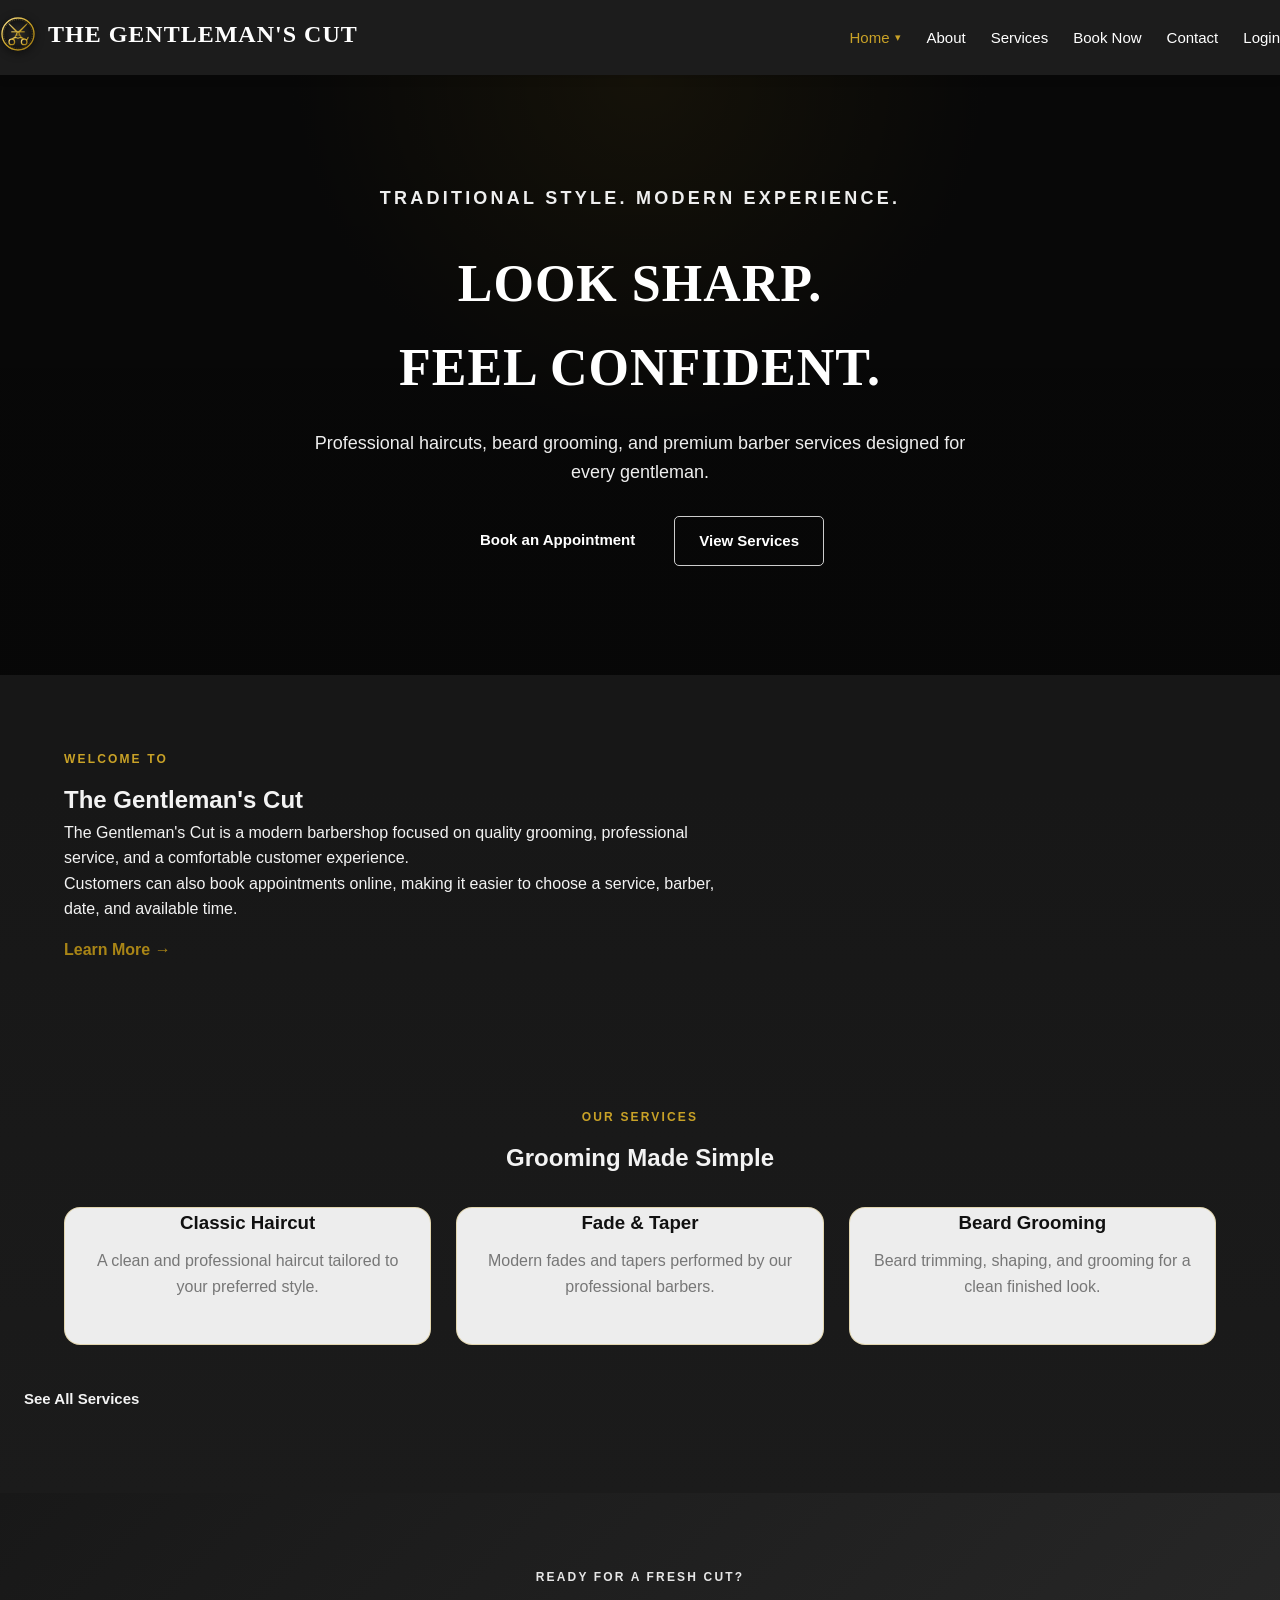
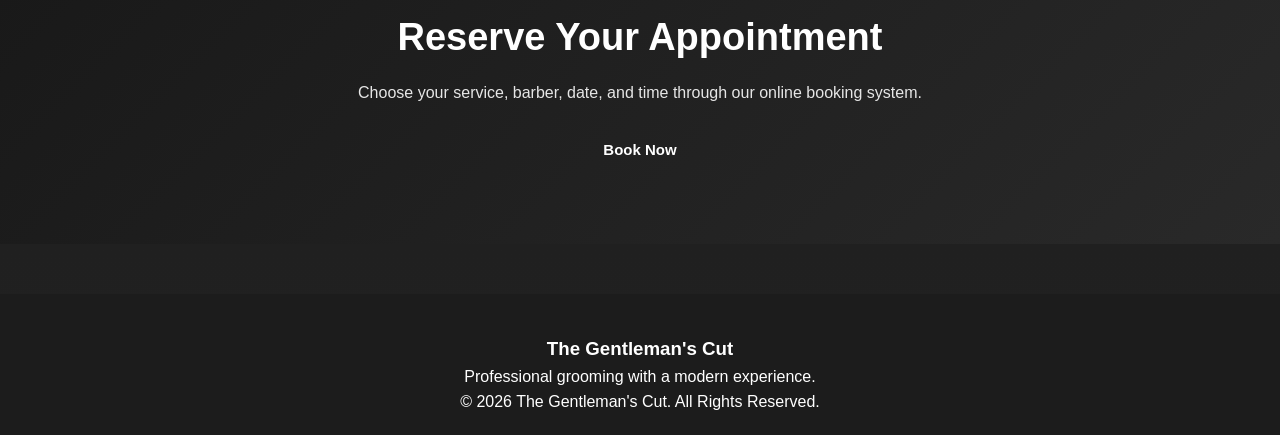
<file: index.html>
<!DOCTYPE html>
<html lang="en">
<head>
    <meta charset="UTF-8">
    <meta name="viewport" content="width=device-width, initial-scale=1.0">
    <title>The Gentleman's Cut | Home</title>

    <!-- Favicon & Website Icons -->
    <link rel="icon" type="image/svg+xml" href="images/favicon.svg">
    <link rel="icon" type="image/png" sizes="32x32" href="images/favicon-32x32.png">
    <link rel="icon" type="image/png" sizes="16x16" href="images/favicon-16x16.png">
    <link rel="apple-touch-icon" sizes="180x180" href="images/apple-touch-icon.png">
    <link rel="shortcut icon" href="favicon.ico">

    <link rel="stylesheet" href="css/style.css?v=2.0">
</head>

<body>

    <header>
        <nav class="navbar">

            <div class="logo">
                <a href="index.html">
                    <img src="images/favicon.svg" alt="The Gentleman's Cut Logo" class="brand-logo-icon">
                    <span>THE GENTLEMAN'S CUT</span>
                </a>
            </div>

            <ul class="nav-links">
                <li class="nav-item-dropdown">
                    <a href="index.html" class="nav-dropdown-toggle">
                        Home <span class="dropdown-caret">▾</span>
                    </a>
                    <ul class="dropdown-menu">
                        <li><a href="index.html">Home</a></li>
                        <li><a href="about.html">About</a></li>
                        <li><a href="services.html">Services</a></li>
                        <li><a href="booking.html">Book Now</a></li>
                        <li><a href="contact.html">Contact</a></li>
                    </ul>
                </li>
                <li><a href="about.html">About</a></li>
                <li><a href="services.html">Services</a></li>
                <li><a href="booking.html">Book Now</a></li>
                <li><a href="contact.html">Contact</a></li>
                <li class="nav-auth-item"><a href="login.html">Login</a></li>
            </ul>

        </nav>
    </header>

    <main>

        <!-- HERO SECTION -->
        <section class="hero">

            <div class="hero-content">

                <p class="small-title">TRADITIONAL STYLE. MODERN EXPERIENCE.</p>

                <h1>
                    LOOK SHARP.<br>
                    FEEL CONFIDENT.
                </h1>

                <p>
                    Professional haircuts, beard grooming, and premium
                    barber services designed for every gentleman.
                </p>

                <div class="hero-buttons">
                    <a href="booking.html" class="btn">Book an Appointment</a>
                    <a href="services.html" class="btn secondary-btn">View Services</a>
                </div>

            </div>

        </section>


        <!-- ABOUT PREVIEW -->
        <section class="section">

            <div class="section-content">

                <div>
                    <p class="small-title">WELCOME TO</p>

                    <h2>The Gentleman's Cut</h2>

                    <p>
                        The Gentleman's Cut is a modern barbershop focused
                        on quality grooming, professional service, and a
                        comfortable customer experience.
                    </p>

                    <p>
                        Customers can also book appointments online,
                        making it easier to choose a service, barber,
                        date, and available time.
                    </p>

                    <a href="about.html" class="text-link">Learn More →</a>
                </div>

            </div>

        </section>


        <!-- SERVICES PREVIEW -->
        <section class="section services-preview">

            <div class="section-heading">
                <p class="small-title">OUR SERVICES</p>
                <h2>Grooming Made Simple</h2>
            </div>

            <div class="service-cards">

                <div class="service-card">
                    <h3>Classic Haircut</h3>
                    <p>
                        A clean and professional haircut tailored
                        to your preferred style.
                    </p>
                </div>

                <div class="service-card">
                    <h3>Fade & Taper</h3>
                    <p>
                        Modern fades and tapers performed by our
                        professional barbers.
                    </p>
                </div>

                <div class="service-card">
                    <h3>Beard Grooming</h3>
                    <p>
                        Beard trimming, shaping, and grooming
                        for a clean finished look.
                    </p>
                </div>

            </div>

            <a href="services.html" class="btn">See All Services</a>

        </section>


        <!-- BOOKING CTA -->
        <section class="booking-cta">

            <div>
                <p class="small-title">READY FOR A FRESH CUT?</p>

                <h2>Reserve Your Appointment</h2>

                <p>
                    Choose your service, barber, date, and time
                    through our online booking system.
                </p>

                <a href="booking.html" class="btn">Book Now</a>
            </div>

        </section>

    </main>


    <footer>

        <div class="footer-content">

            <h3>The Gentleman's Cut</h3>

            <p>
                Professional grooming with a modern experience.
            </p>

            <p>
                © <span data-current-year></span> The Gentleman's Cut. All Rights Reserved.
            </p>

        </div>

    </footer>

    <script src="js/main.js?v=2.0"></script>

</body>
</html>
</file>
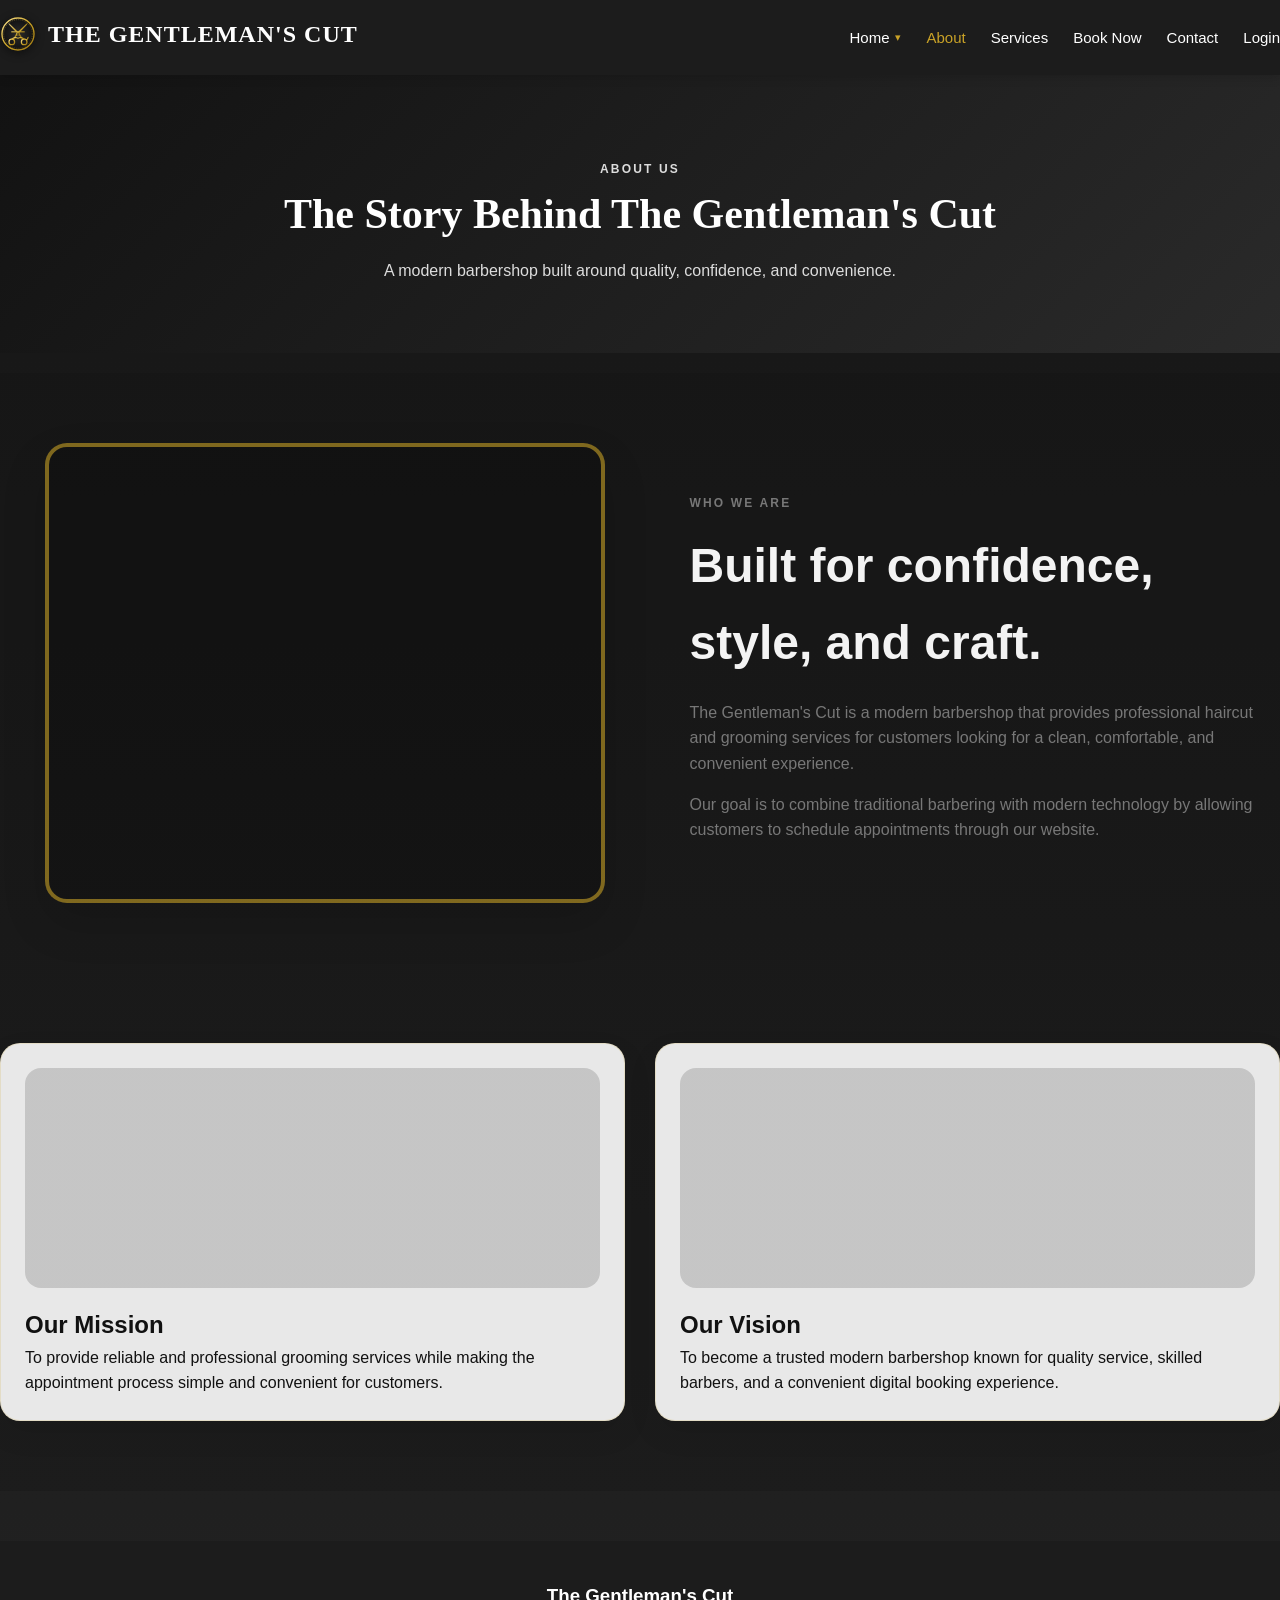
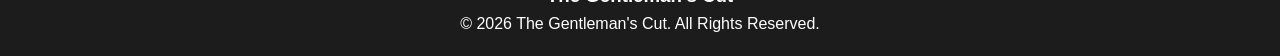
<file: about.html>
<!DOCTYPE html>
<html lang="en">
<head>
    <meta charset="UTF-8">
    <meta name="viewport" content="width=device-width, initial-scale=1.0">

    <title>The Gentleman's Cut | About</title>

    <!-- Favicon & Website Icons -->
    <link rel="icon" type="image/svg+xml" href="images/favicon.svg">
    <link rel="icon" type="image/png" sizes="32x32" href="images/favicon-32x32.png">
    <link rel="icon" type="image/png" sizes="16x16" href="images/favicon-16x16.png">
    <link rel="apple-touch-icon" sizes="180x180" href="images/apple-touch-icon.png">
    <link rel="shortcut icon" href="favicon.ico">

    <link rel="stylesheet" href="css/style.css?v=2.0">
</head>

<body>

    <header>
        <nav class="navbar">

            <div class="logo">
                <a href="index.html">
                    <img src="images/favicon.svg" alt="The Gentleman's Cut Logo" class="brand-logo-icon">
                    <span>THE GENTLEMAN'S CUT</span>
                </a>
            </div>

            <ul class="nav-links">
                <li class="nav-item-dropdown">
                    <a href="index.html" class="nav-dropdown-toggle">
                        Home <span class="dropdown-caret">▾</span>
                    </a>
                    <ul class="dropdown-menu">
                        <li><a href="index.html">Home</a></li>
                        <li><a href="about.html">About</a></li>
                        <li><a href="services.html">Services</a></li>
                        <li><a href="booking.html">Book Now</a></li>
                        <li><a href="contact.html">Contact</a></li>
                    </ul>
                </li>
                <li><a href="about.html">About</a></li>
                <li><a href="services.html">Services</a></li>
                <li><a href="booking.html">Book Now</a></li>
                <li><a href="contact.html">Contact</a></li>
                <li class="nav-auth-item"><a href="login.html">Login</a></li>
            </ul>

        </nav>
    </header>


    <main>

        <section class="page-header">

            <p class="small-title">ABOUT US</p>

            <h1>The Story Behind The Gentleman's Cut</h1>

            <p>
                A modern barbershop built around quality,
                confidence, and convenience.
            </p>

        </section>


        <section class="section about-showcase">

            <div class="about-visual">
                <div class="about-image about-main-image"></div>
            </div>

            <div class="about-content">
                <p class="small-title">WHO WE ARE</p>
                <h2>Built for confidence, style, and craft.</h2>

                <p>
                    The Gentleman's Cut is a modern barbershop that provides
                    professional haircut and grooming services for customers
                    looking for a clean, comfortable, and convenient experience.
                </p>

                <p>
                    Our goal is to combine traditional barbering with modern
                    technology by allowing customers to schedule appointments
                    through our website.
                </p>
            </div>

        </section>


        <section class="section">

            <div class="two-column about-mission-grid">

                <div class="mission-card">
                    <div class="mini-image mini-image-mission"></div>
                    <h2>Our Mission</h2>

                    <p>
                        To provide reliable and professional grooming services
                        while making the appointment process simple and
                        convenient for customers.
                    </p>
                </div>

                <div class="mission-card">
                    <div class="mini-image mini-image-vision"></div>
                    <h2>Our Vision</h2>

                    <p>
                        To become a trusted modern barbershop known for
                        quality service, skilled barbers, and a convenient
                        digital booking experience.
                    </p>
                </div>

            </div>

        </section>

    </main>


    <footer>

        <div class="footer-content">

            <h3>The Gentleman's Cut</h3>

            <p>© 2026 The Gentleman's Cut. All Rights Reserved.</p>

        </div>

    </footer>

    <script src="js/main.js?v=2.0"></script>

</body>
</html>
</file>
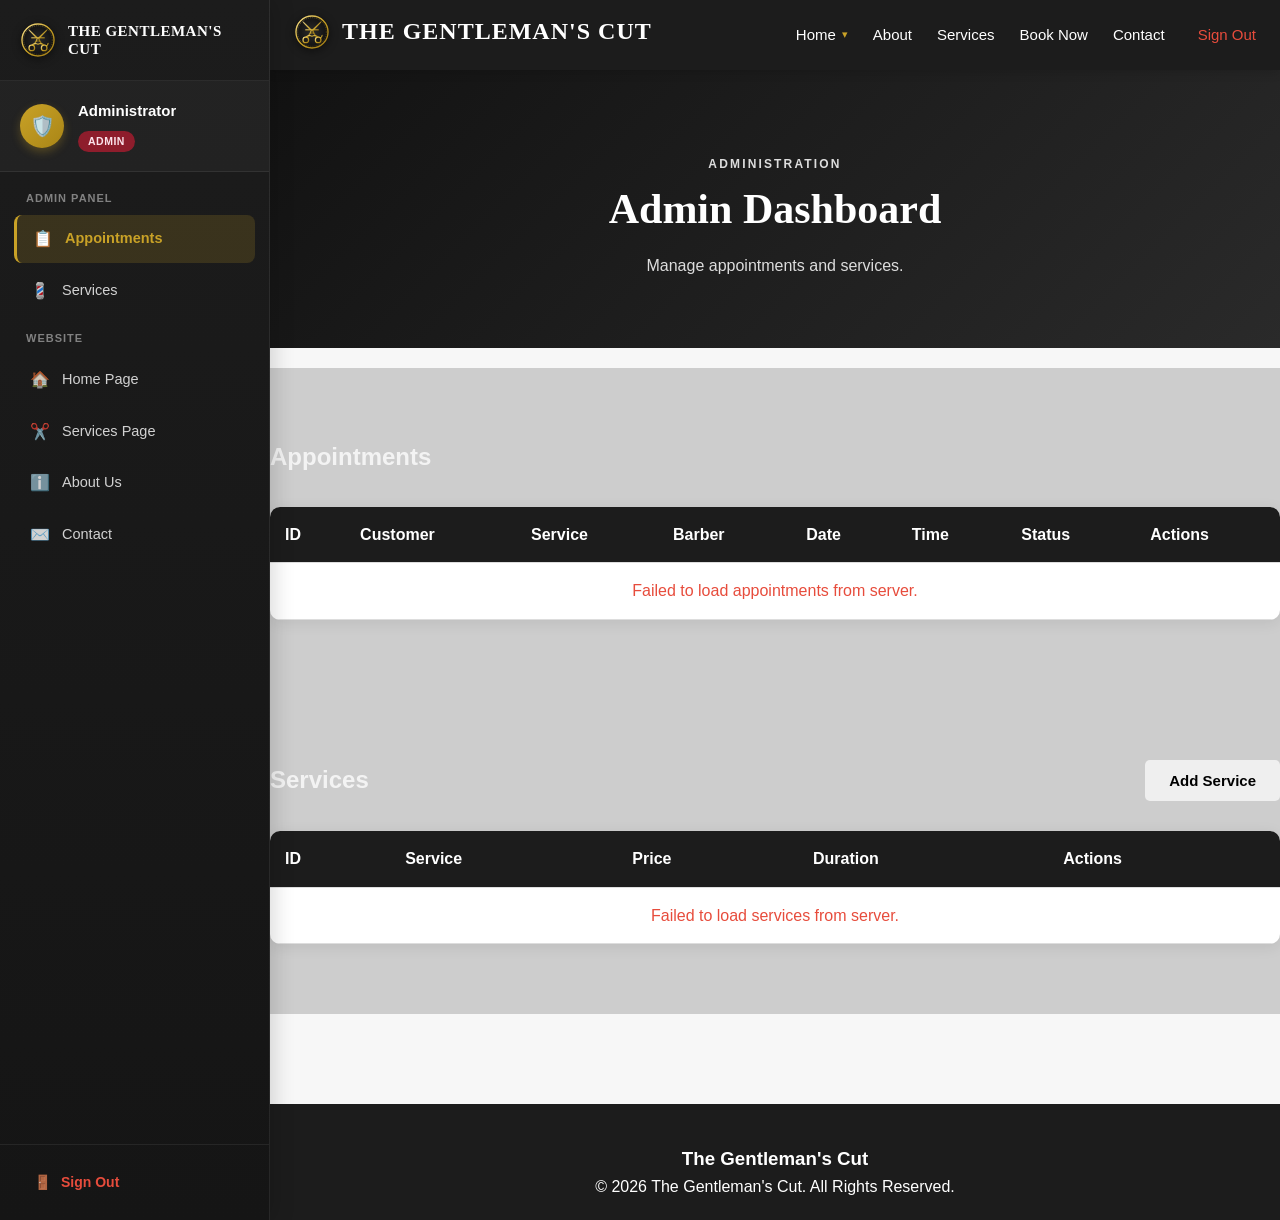
<file: admin.html>
<!DOCTYPE html>
<html lang="en">

<head>

    <meta charset="UTF-8">

    <meta
        name="viewport"
        content="width=device-width, initial-scale=1.0"
    >

    <title>
        The Gentleman's Cut | Admin Dashboard
    </title>

    <!-- Favicon & Website Icons -->
    <link rel="icon" type="image/svg+xml" href="images/favicon.svg">
    <link rel="icon" type="image/png" sizes="32x32" href="images/favicon-32x32.png">
    <link rel="icon" type="image/png" sizes="16x16" href="images/favicon-16x16.png">
    <link rel="apple-touch-icon" sizes="180x180" href="images/apple-touch-icon.png">
    <link rel="shortcut icon" href="favicon.ico">

    <link
        rel="stylesheet"
        href="css/style.css?v=2.0"
    >

</head>

<body>

    <div class="dashboard-wrapper">

        <!-- ADMIN SIDEBAR (SEPARATED TO THE SIDE) -->
        <aside class="dashboard-sidebar" id="dashboardSidebar">

            <div class="sidebar-header">
                <a href="index.html" class="sidebar-logo">
                    <img src="images/favicon.svg" alt="The Gentleman's Cut Logo" class="brand-logo-icon">
                    <span class="sidebar-brand-name">THE GENTLEMAN'S CUT</span>
                </a>
            </div>

            <div class="sidebar-user-profile">
                <div class="sidebar-avatar">
                    <span>🛡️</span>
                </div>
                <div class="sidebar-user-details">
                    <h4 id="adminSidebarUserName">Administrator</h4>
                    <span class="sidebar-role-badge badge-admin" id="sidebarRoleBadge">ADMIN</span>
                </div>
            </div>

            <nav class="sidebar-menu">
                <p class="sidebar-section-title">ADMIN PANEL</p>
                <a href="#adminAppointmentTable" class="sidebar-link active">
                    <span class="link-icon">📋</span>
                    <span>Appointments</span>
                </a>
                <a href="#serviceTable" class="sidebar-link">
                    <span class="link-icon">💈</span>
                    <span>Services</span>
                </a>

                <p class="sidebar-section-title">WEBSITE</p>
                <a href="index.html" class="sidebar-link">
                    <span class="link-icon">🏠</span>
                    <span>Home Page</span>
                </a>
                <a href="services.html" class="sidebar-link">
                    <span class="link-icon">✂️</span>
                    <span>Services Page</span>
                </a>
                <a href="about.html" class="sidebar-link">
                    <span class="link-icon">ℹ️</span>
                    <span>About Us</span>
                </a>
                <a href="contact.html" class="sidebar-link">
                    <span class="link-icon">✉️</span>
                    <span>Contact</span>
                </a>
            </nav>

            <div class="sidebar-footer">
                <a href="#" class="sidebar-logout logout-link">
                    <span class="link-icon">🚪</span>
                    <span>Sign Out</span>
                </a>
            </div>

        </aside>

        <!-- BACKDROP FOR MOBILE SIDEBAR DRAWER -->
        <div class="sidebar-backdrop" id="sidebarBackdrop"></div>

        <!-- MAIN ADMIN CONTENT AREA -->
        <div class="dashboard-main">

            <header class="dashboard-header-bar">

                <button class="sidebar-toggle-btn" id="sidebarToggleBtn" aria-label="Toggle Sidebar">
                    <span>☰</span>
                </button>

                <nav class="navbar">

                    <div class="logo">
                        <a href="index.html">
                            <img src="images/favicon.svg" alt="The Gentleman's Cut Logo" class="brand-logo-icon">
                            <span>THE GENTLEMAN'S CUT</span>
                        </a>
                    </div>

                    <ul class="nav-links">

                        <li class="nav-item-dropdown">
                            <a href="index.html" class="nav-dropdown-toggle">
                                Home <span class="dropdown-caret">▾</span>
                            </a>
                            <ul class="dropdown-menu">
                                <li><a href="index.html">Home</a></li>
                                <li><a href="about.html">About</a></li>
                                <li><a href="services.html">Services</a></li>
                                <li><a href="booking.html">Book Now</a></li>
                                <li><a href="contact.html">Contact</a></li>
                            </ul>
                        </li>

                        <li><a href="about.html">About</a></li>
                        <li><a href="services.html">Services</a></li>
                        <li><a href="booking.html">Book Now</a></li>
                        <li><a href="contact.html">Contact</a></li>

                        <li class="nav-auth-item nav-auth-side">
                            <a href="#" class="logout-link signout-nav-btn">Sign Out</a>
                        </li>

                    </ul>

                </nav>

            </header>

            <main class="dashboard-content-body">

        <section class="page-header">

            <p class="small-title">
                ADMINISTRATION
            </p>

            <h1>
                Admin Dashboard
            </h1>

            <p id="adminAccessNotice">
                Manage appointments and services.
            </p>

        </section>


        <!-- APPOINTMENTS -->

        <section class="section">

            <div class="dashboard-header">

                <h2>
                    Appointments
                </h2>

            </div>


            <div class="table-container">

                <table>

                    <thead>

                        <tr>

                            <th>ID</th>

                            <th>Customer</th>

                            <th>Service</th>

                            <th>Barber</th>

                            <th>Date</th>

                            <th>Time</th>

                            <th>Status</th>

                            <th>Actions</th>

                        </tr>

                    </thead>


                    <tbody id="adminAppointmentTable">

                        <tr>

                            <td>
                                1
                            </td>

                            <td>
                                <span class="customer-name">Juan Dela Cruz</span>
                            </td>

                            <td>
                                Fade / Taper
                            </td>

                            <td>
                                <span class="barber-name">Marco</span>
                            </td>

                            <td>
                                2026-09-25
                            </td>

                            <td>
                                3:00 PM
                            </td>

                            <td>
                                Pending
                            </td>

                            <td>

                                <button
                                    class="action-btn"
                                >
                                    Update
                                </button>

                                <button
                                    class="delete-btn"
                                >
                                    Delete
                                </button>

                            </td>

                        </tr>

                    </tbody>

                </table>

            </div>

        </section>


        <!-- SERVICES -->

        <section class="section">

            <div class="dashboard-header">

                <h2>
                    Services
                </h2>

                <button
                    class="btn"
                    id="addServiceBtn"
                >
                    Add Service
                </button>

            </div>


            <div class="table-container">

                <table>

                    <thead>

                        <tr>

                            <th>ID</th>

                            <th>Service</th>

                            <th>Price</th>

                            <th>Duration</th>

                            <th>Actions</th>

                        </tr>

                    </thead>


                    <tbody id="serviceTable">

                        <tr>

                            <td>
                                1
                            </td>

                            <td>
                                Classic Haircut
                            </td>

                            <td>
                                ₱250
                            </td>

                            <td>
                                30 minutes
                            </td>

                            <td>

                                <button
                                    class="action-btn"
                                >
                                    Edit
                                </button>

                                <button
                                    class="delete-btn"
                                >
                                    Delete
                                </button>

                            </td>

                        </tr>


                        <tr>

                            <td>
                                2
                            </td>

                            <td>
                                Fade / Taper
                            </td>

                            <td>
                                ₱300
                            </td>

                            <td>
                                40 minutes
                            </td>

                            <td>

                                <button
                                    class="action-btn"
                                >
                                    Edit
                                </button>

                                <button
                                    class="delete-btn"
                                >
                                    Delete
                                </button>

                            </td>

                        </tr>

                    </tbody>

                </table>

            </div>

        </section>

    </main>

            <footer>

                <div class="footer-content">

                    <h3>
                        The Gentleman's Cut
                    </h3>

                    <p>
                        © <span data-current-year></span> The Gentleman's Cut.
                        All Rights Reserved.
                    </p>

                </div>

            </footer>

        </div>

    </div>

    <script src="js/admin.js?v=2.0"></script>
    <script src="js/main.js?v=2.0"></script>

</body>

</html>
</file>
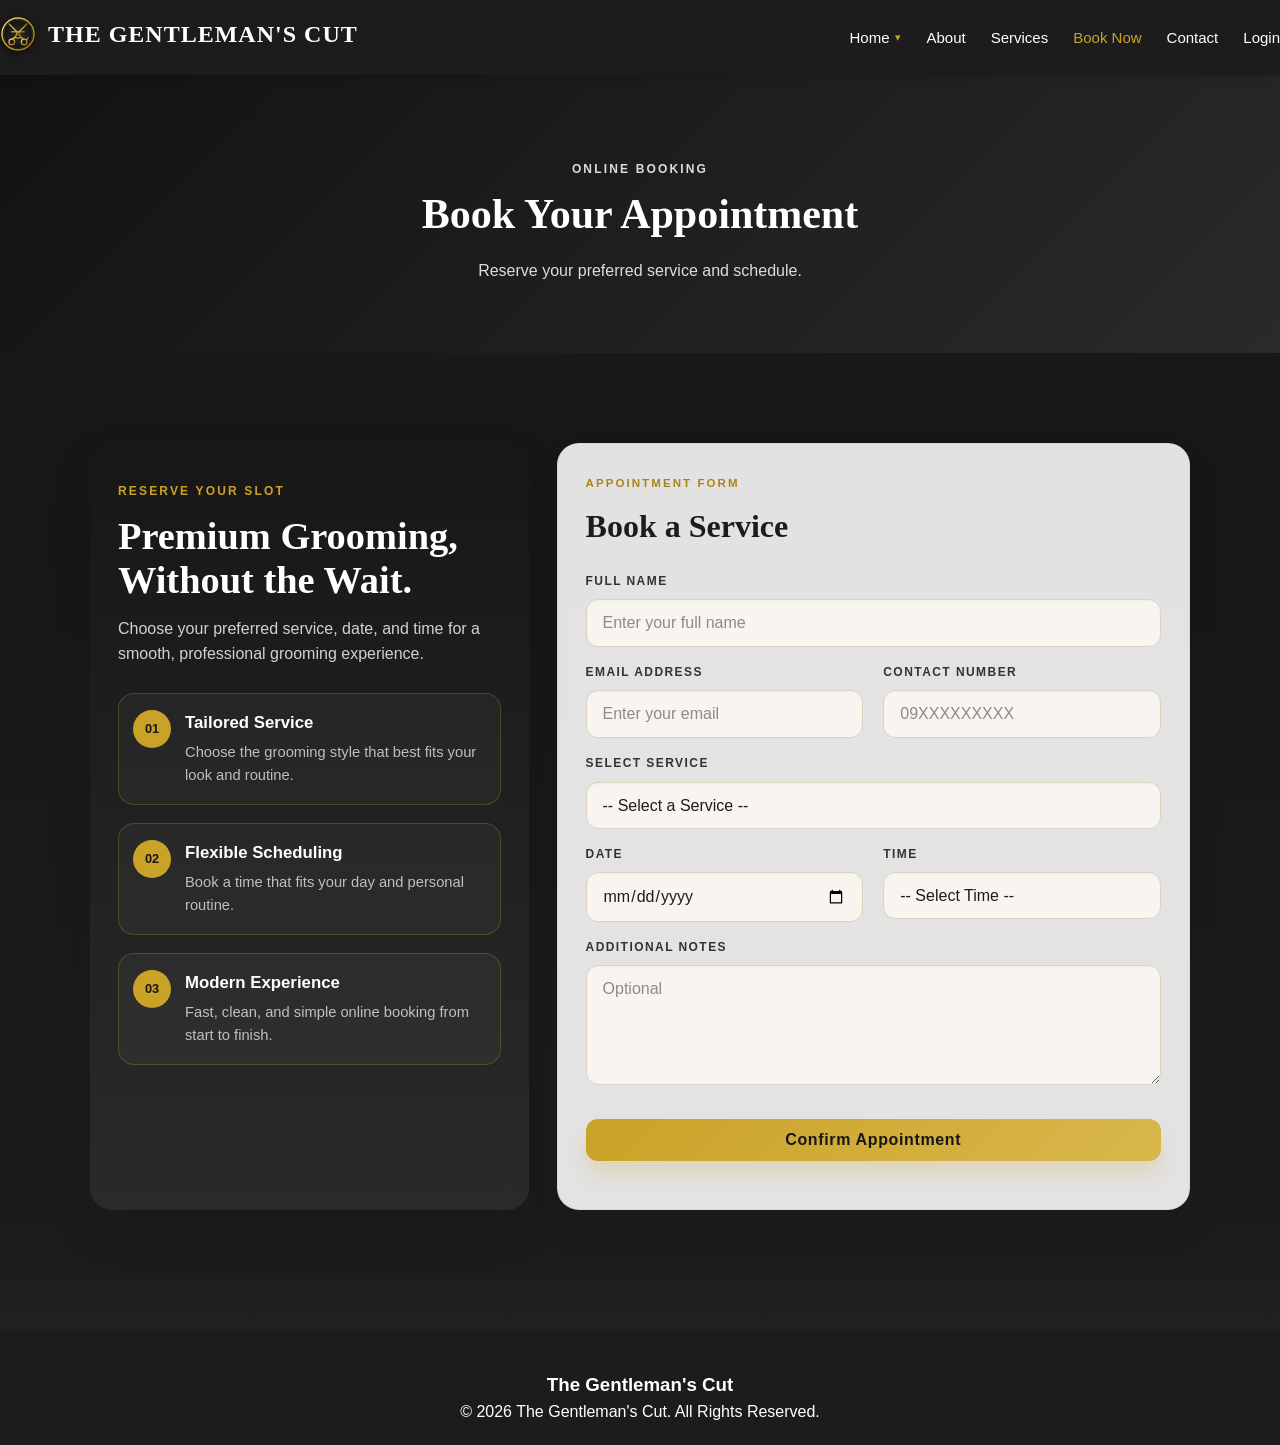
<file: booking.html>
<!DOCTYPE html>
<html lang="en">

<head>
    <meta charset="UTF-8">
    <meta name="viewport" content="width=device-width, initial-scale=1.0">

    <title>The Gentleman's Cut | Book Appointment</title>

    <!-- Favicon & Website Icons -->
    <link rel="icon" type="image/svg+xml" href="images/favicon.svg">
    <link rel="icon" type="image/png" sizes="32x32" href="images/favicon-32x32.png">
    <link rel="icon" type="image/png" sizes="16x16" href="images/favicon-16x16.png">
    <link rel="apple-touch-icon" sizes="180x180" href="images/apple-touch-icon.png">
    <link rel="shortcut icon" href="favicon.ico">

    <link rel="stylesheet" href="css/style.css?v=2.0">
</head>

<body>

    <header>
        <nav class="navbar">

            <div class="logo">
                <a href="index.html">
                    <img src="images/favicon.svg" alt="The Gentleman's Cut Logo" class="brand-logo-icon">
                    <span>THE GENTLEMAN'S CUT</span>
                </a>
            </div>

            <ul class="nav-links">
                <li class="nav-item-dropdown">
                    <a href="index.html" class="nav-dropdown-toggle">
                        Home <span class="dropdown-caret">▾</span>
                    </a>
                    <ul class="dropdown-menu">
                        <li><a href="index.html">Home</a></li>
                        <li><a href="about.html">About</a></li>
                        <li><a href="services.html">Services</a></li>
                        <li><a href="booking.html">Book Now</a></li>
                        <li><a href="contact.html">Contact</a></li>
                    </ul>
                </li>
                <li><a href="about.html">About</a></li>
                <li><a href="services.html">Services</a></li>
                <li><a href="booking.html">Book Now</a></li>
                <li><a href="contact.html">Contact</a></li>
                <li class="nav-auth-item"><a href="login.html">Login</a></li>
            </ul>

        </nav>
    </header>


    <main>

        <section class="page-header">

            <p class="small-title">ONLINE BOOKING</p>

            <h1>Book Your Appointment</h1>

            <p>
                Reserve your preferred service and schedule.
            </p>

        </section>


        <section class="section">

            <div class="booking-container">

                <div class="booking-shell">

                    <aside class="booking-aside">
                        <p class="small-title">Reserve Your Slot</p>
                        <h2>Premium Grooming, Without the Wait.</h2>
                        <p class="booking-intro">
                            Choose your preferred service, date, and time for a smooth,
                            professional grooming experience.
                        </p>

                        <div class="booking-highlights">
                            <div class="booking-highlight">
                                <span class="highlight-badge">01</span>
                                <div>
                                    <h3>Tailored Service</h3>
                                    <p>Choose the grooming style that best fits your look and routine.</p>
                                </div>
                            </div>

                            <div class="booking-highlight">
                                <span class="highlight-badge">02</span>
                                <div>
                                    <h3>Flexible Scheduling</h3>
                                    <p>Book a time that fits your day and personal routine.</p>
                                </div>
                            </div>

                            <div class="booking-highlight">
                                <span class="highlight-badge">03</span>
                                <div>
                                    <h3>Modern Experience</h3>
                                    <p>Fast, clean, and simple online booking from start to finish.</p>
                                </div>
                            </div>
                        </div>
                    </aside>

                    <div class="booking-form-wrap">
                        <div class="booking-form-header">
                            <p class="mini-label">Appointment Form</p>
                            <h3>Book a Service</h3>
                        </div>

                        <form id="bookingForm" class="booking-form">

                            <div class="form-group">
                                <label for="customerName">Full Name</label>
                                <input type="text" id="customerName" name="customerName" placeholder="Enter your full name" required>
                            </div>

                            <div class="form-row">
                                <div class="form-group">
                                    <label for="email">Email Address</label>
                                    <input type="email" id="email" name="email" placeholder="Enter your email" required>
                                </div>

                                <div class="form-group">
                                    <label for="phone">Contact Number</label>
                                    <input type="tel" id="phone" name="phone" placeholder="09XXXXXXXXX" required>
                                </div>
                            </div>

                            <div class="form-group">
                                <label for="service">Select Service</label>
                                <select id="service" name="service" required>
                                    <option value="">-- Select a Service --</option>
                                    <option value="Classic Haircut">Classic Haircut - ₱250</option>
                                    <option value="Fade / Taper">Fade / Taper - ₱300</option>
                                    <option value="Beard Grooming">Beard Grooming - ₱180</option>
                                    <option value="Haircut + Beard">Haircut + Beard - ₱400</option>
                                    <option value="Haircut + Shampoo">Haircut + Shampoo - ₱350</option>
                                    <option value="Premium Grooming">Premium Grooming - ₱500</option>
                                </select>
                            </div>

                            <div class="form-row">
                                <div class="form-group">
                                    <label for="appointmentDate">Date</label>
                                    <input type="date" id="appointmentDate" name="appointmentDate" required>
                                </div>

                                <div class="form-group">
                                    <label for="appointmentTime">Time</label>
                                    <select id="appointmentTime" name="appointmentTime" required>
                                        <option value="">-- Select Time --</option>
                                        <option value="09:00">9:00 AM</option>
                                        <option value="10:00">10:00 AM</option>
                                        <option value="11:00">11:00 AM</option>
                                        <option value="13:00">1:00 PM</option>
                                        <option value="14:00">2:00 PM</option>
                                        <option value="15:00">3:00 PM</option>
                                        <option value="16:00">4:00 PM</option>
                                        <option value="17:00">5:00 PM</option>
                                    </select>
                                </div>
                            </div>

                            <div class="form-group">
                                <label for="notes">Additional Notes</label>
                                <textarea id="notes" name="notes" rows="4" placeholder="Optional"></textarea>
                            </div>

                            <button type="submit" class="btn booking-submit-btn">Confirm Appointment</button>
                        </form>

                        <div id="bookingMessage"></div>
                    </div>

                </div>

            </div>

        </section>

    </main>


    <footer>

        <div class="footer-content">

            <h3>The Gentleman's Cut</h3>

            <p>© <span data-current-year></span> The Gentleman's Cut. All Rights Reserved.</p>

        </div>

    </footer>

    <script src="js/booking.js?v=2.0"></script>
    <script src="js/main.js?v=2.0"></script>

</body>

</html>
</file>
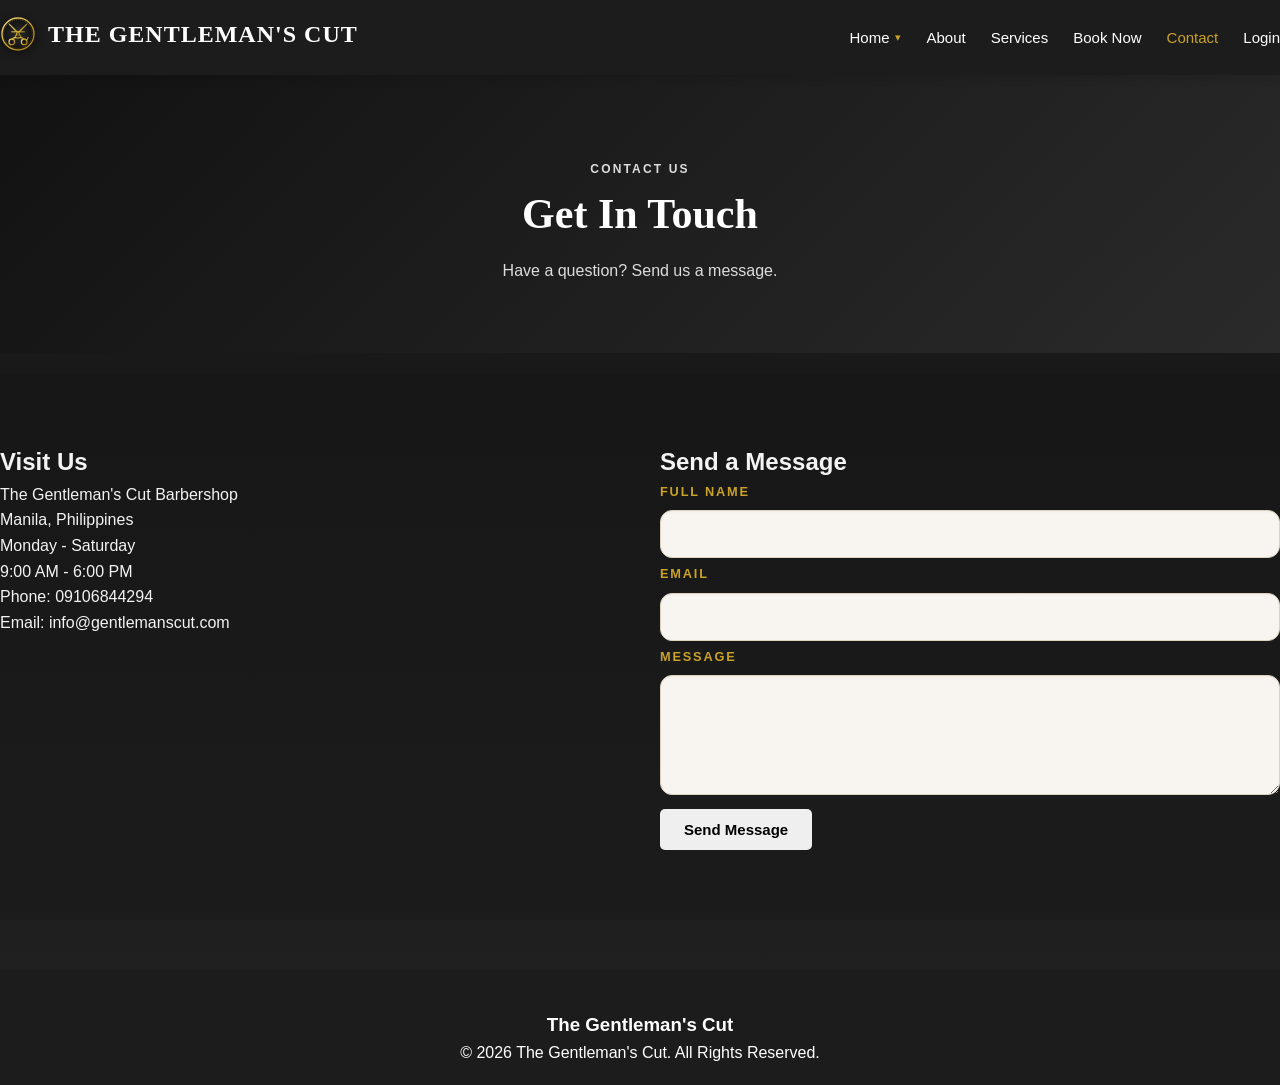
<file: contact.html>
<!DOCTYPE html>
<html lang="en">

<head>
    <meta charset="UTF-8">
    <meta name="viewport" content="width=device-width, initial-scale=1.0">

    <title>The Gentleman's Cut | Contact</title>

    <!-- Favicon & Website Icons -->
    <link rel="icon" type="image/svg+xml" href="images/favicon.svg">
    <link rel="icon" type="image/png" sizes="32x32" href="images/favicon-32x32.png">
    <link rel="icon" type="image/png" sizes="16x16" href="images/favicon-16x16.png">
    <link rel="apple-touch-icon" sizes="180x180" href="images/apple-touch-icon.png">
    <link rel="shortcut icon" href="favicon.ico">

    <link rel="stylesheet" href="css/style.css?v=2.0">
</head>

<body>

    <header>

        <nav class="navbar">

            <div class="logo">
                <a href="index.html">
                    <img src="images/favicon.svg" alt="The Gentleman's Cut Logo" class="brand-logo-icon">
                    <span>THE GENTLEMAN'S CUT</span>
                </a>
            </div>

            <ul class="nav-links">

                <li class="nav-item-dropdown">
                    <a href="index.html" class="nav-dropdown-toggle">
                        Home <span class="dropdown-caret">▾</span>
                    </a>
                    <ul class="dropdown-menu">
                        <li><a href="index.html">Home</a></li>
                        <li><a href="about.html">About</a></li>
                        <li><a href="services.html">Services</a></li>
                        <li><a href="booking.html">Book Now</a></li>
                        <li><a href="contact.html">Contact</a></li>
                    </ul>
                </li>

                <li><a href="about.html">About</a></li>

                <li><a href="services.html">Services</a></li>

                <li><a href="booking.html">Book Now</a></li>

                <li><a href="contact.html">Contact</a></li>

                <li class="nav-auth-item"><a href="login.html">Login</a></li>

            </ul>

        </nav>

    </header>


    <main>

        <section class="page-header">

            <p class="small-title">CONTACT US</p>

            <h1>Get In Touch</h1>

            <p>
                Have a question? Send us a message.
            </p>

        </section>


        <section class="section">

            <div class="two-column">

                <div>

                    <h2>Visit Us</h2>

                    <p>
                        The Gentleman's Cut Barbershop
                    </p>

                    <p>
                        Manila, Philippines
                    </p>

                    <p>
                        Monday - Saturday
                    </p>

                    <p>
                        9:00 AM - 6:00 PM
                    </p>

                    <p>
                        Phone: 09106844294
                    </p>

                    <p>
                        Email:
                        info@gentlemanscut.com
                    </p>

                </div>


                <div>

                    <h2>Send a Message</h2>

                    <form id="contactForm">

                        <div class="form-group">

                            <label for="name">
                                Full Name
                            </label>

                            <input
                                type="text"
                                id="name"
                                name="name"
                                required
                            >

                        </div>


                        <div class="form-group">

                            <label for="contactEmail">
                                Email
                            </label>

                            <input
                                type="email"
                                id="contactEmail"
                                name="email"
                                required
                            >

                        </div>


                        <div class="form-group">

                            <label for="message">
                                Message
                            </label>

                            <textarea
                                id="message"
                                name="message"
                                rows="5"
                                required
                            ></textarea>

                        </div>


                        <button
                            type="submit"
                            class="btn"
                        >
                            Send Message
                        </button>

                    </form>

                </div>

            </div>

        </section>

    </main>


    <footer>

        <div class="footer-content">

            <h3>The Gentleman's Cut</h3>

            <p>© 2026 The Gentleman's Cut. All Rights Reserved.</p>

        </div>

    </footer>

    <script src="js/main.js?v=2.0"></script>

</body>

</html>
</file>
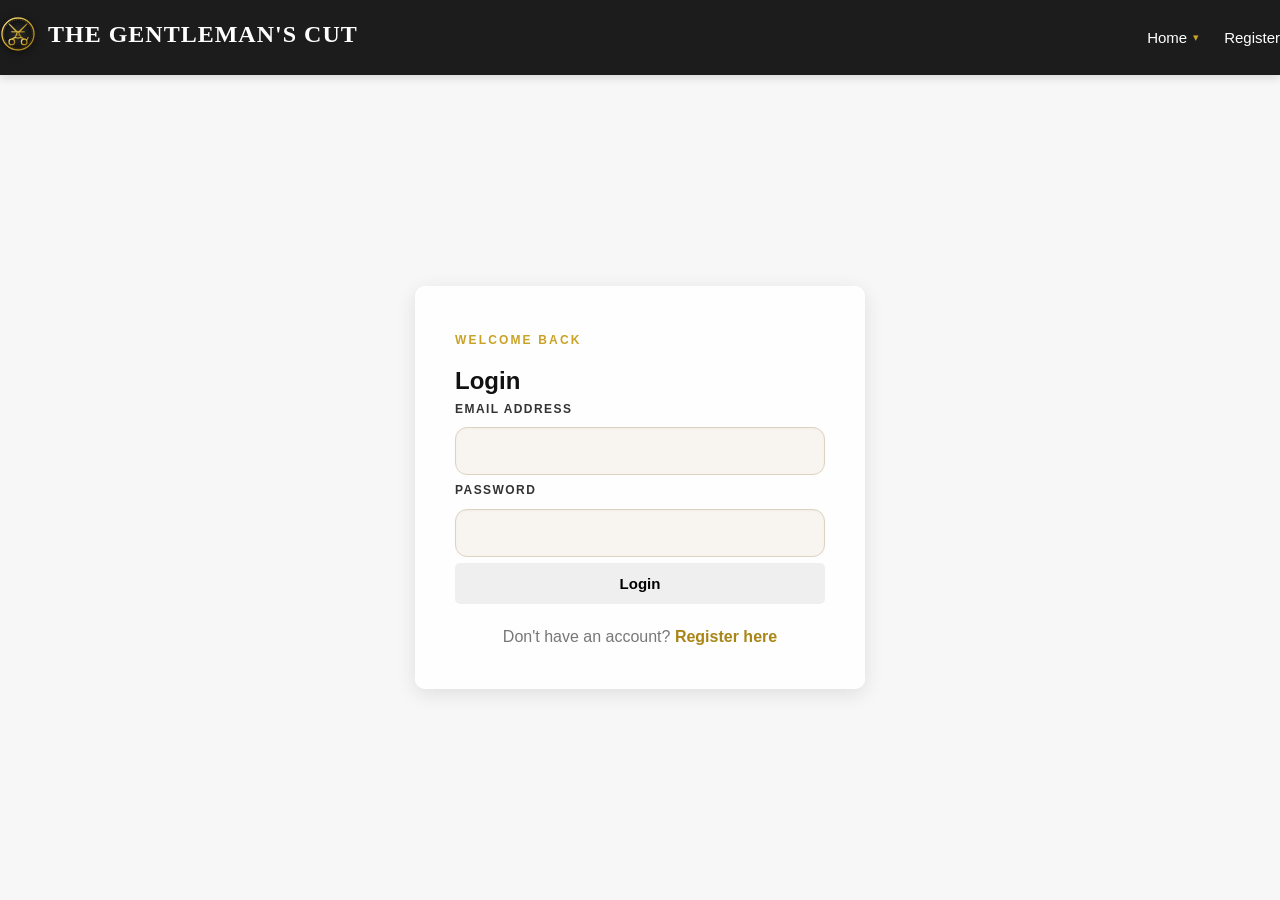
<file: dashboard.html>
<!DOCTYPE html>
<html lang="en">

<head>

    <meta charset="UTF-8">

    <meta
        name="viewport"
        content="width=device-width, initial-scale=1.0"
    >

    <title>The Gentleman's Cut | Dashboard</title>

    <!-- Favicon & Website Icons -->
    <link rel="icon" type="image/svg+xml" href="images/favicon.svg">
    <link rel="icon" type="image/png" sizes="32x32" href="images/favicon-32x32.png">
    <link rel="icon" type="image/png" sizes="16x16" href="images/favicon-16x16.png">
    <link rel="apple-touch-icon" sizes="180x180" href="images/apple-touch-icon.png">
    <link rel="shortcut icon" href="favicon.ico">

    <link
        rel="stylesheet"
        href="css/style.css?v=2.0"
    >

</head>

<body>

    <div class="dashboard-wrapper">

        <!-- DASHBOARD SIDEBAR (SEPARATED TO THE SIDE) -->
        <aside class="dashboard-sidebar" id="dashboardSidebar">

            <div class="sidebar-header">
                <a href="index.html" class="sidebar-logo">
                    <img src="images/favicon.svg" alt="The Gentleman's Cut Logo" class="brand-logo-icon">
                    <span class="sidebar-brand-name">THE GENTLEMAN'S CUT</span>
                </a>
            </div>

            <div class="sidebar-user-profile">
                <div class="sidebar-avatar">
                    <span>👤</span>
                </div>
                <div class="sidebar-user-details">
                    <h4 id="sidebarUserName">Customer</h4>
                    <span class="sidebar-role-badge badge-customer" id="sidebarRoleBadge">CUSTOMER</span>
                </div>
            </div>

            <nav class="sidebar-menu">
                <p class="sidebar-section-title">DASHBOARD</p>
                <a href="dashboard.html" class="sidebar-link active">
                    <span class="link-icon">📋</span>
                    <span>Appointments</span>
                </a>
                <a href="booking.html" class="sidebar-link" id="sidebarActionLink">
                    <span class="link-icon">✂️</span>
                    <span>New Appointment</span>
                </a>

                <p class="sidebar-section-title">WEBSITE</p>
                <a href="index.html" class="sidebar-link">
                    <span class="link-icon">🏠</span>
                    <span>Home Page</span>
                </a>
                <a href="services.html" class="sidebar-link">
                    <span class="link-icon">💈</span>
                    <span>Services</span>
                </a>
                <a href="about.html" class="sidebar-link">
                    <span class="link-icon">ℹ️</span>
                    <span>About Us</span>
                </a>
                <a href="contact.html" class="sidebar-link">
                    <span class="link-icon">✉️</span>
                    <span>Contact</span>
                </a>
            </nav>

            <div class="sidebar-footer">
                <a href="#" class="sidebar-logout logout-link">
                    <span class="link-icon">🚪</span>
                    <span>Sign Out</span>
                </a>
            </div>

        </aside>

        <!-- BACKDROP FOR MOBILE SIDEBAR DRAWER -->
        <div class="sidebar-backdrop" id="sidebarBackdrop"></div>

        <!-- MAIN DASHBOARD CONTENT AREA -->
        <div class="dashboard-main">

            <header class="dashboard-header-bar">

                <button class="sidebar-toggle-btn" id="sidebarToggleBtn" aria-label="Toggle Sidebar">
                    <span>☰</span>
                </button>

                <nav class="navbar">

                    <div class="logo">
                        <a href="index.html">
                            <img src="images/favicon.svg" alt="The Gentleman's Cut Logo" class="brand-logo-icon">
                            <span>THE GENTLEMAN'S CUT</span>
                        </a>
                    </div>

                    <ul class="nav-links">

                        <li class="nav-item-dropdown">
                            <a href="index.html" class="nav-dropdown-toggle">
                                Home <span class="dropdown-caret">▾</span>
                            </a>
                            <ul class="dropdown-menu">
                                <li><a href="index.html">Home</a></li>
                                <li><a href="about.html">About</a></li>
                                <li><a href="services.html">Services</a></li>
                                <li><a href="booking.html">Book Now</a></li>
                                <li><a href="contact.html">Contact</a></li>
                            </ul>
                        </li>

                        <li><a href="about.html">About</a></li>
                        <li><a href="services.html">Services</a></li>
                        <li><a href="booking.html">Book Now</a></li>
                        <li><a href="contact.html">Contact</a></li>

                        <li class="nav-auth-item nav-auth-side">
                            <a href="#" class="logout-link signout-nav-btn">Sign Out</a>
                        </li>

                    </ul>

                </nav>

            </header>

            <main class="dashboard-content-body">

                <section class="page-header">

                    <p class="small-title" id="dashboardRoleLabel">
                        CUSTOMER DASHBOARD
                    </p>

                    <h1 id="dashboardGreeting">
                        Welcome, Customer
                    </h1>

                </section>

                <section class="section">

                    <div class="dashboard-header">

                        <h2 id="dashboardSectionTitle">
                            My Appointments
                        </h2>

                        <a
                            href="booking.html"
                            class="btn"
                            id="dashboardActionBtn"
                        >
                            New Appointment
                        </a>

                    </div>

                    <div class="table-container">

                        <table>

                            <thead>

                                <tr>

                                    <th>Service</th>

                                    <th id="dashboardColParty">Barber</th>

                                    <th>Date</th>

                                    <th>Time</th>

                                    <th>Status</th>

                                </tr>

                            </thead>

                            <tbody id="appointmentTable">

                                <tr>

                                    <td>
                                        Classic Haircut
                                    </td>

                                    <td>
                                        <span class="barber-name">Alex</span>
                                    </td>

                                    <td>
                                        2026-09-25
                                    </td>

                                    <td>
                                        2:00 PM
                                    </td>

                                    <td>
                                        Pending
                                    </td>

                                </tr>

                            </tbody>

                        </table>

                    </div>

                </section>

            </main>

            <footer>

                <div class="footer-content">

                    <h3>
                        The Gentleman's Cut
                    </h3>

                    <p>
                        © <span data-current-year></span> The Gentleman's Cut.
                        All Rights Reserved.
                    </p>

                </div>

            </footer>

        </div>

    </div>

    <script src="js/main.js?v=2.0"></script>
    <script src="js/dashboard.js?v=2.0"></script>

</body>

</html>
</file>
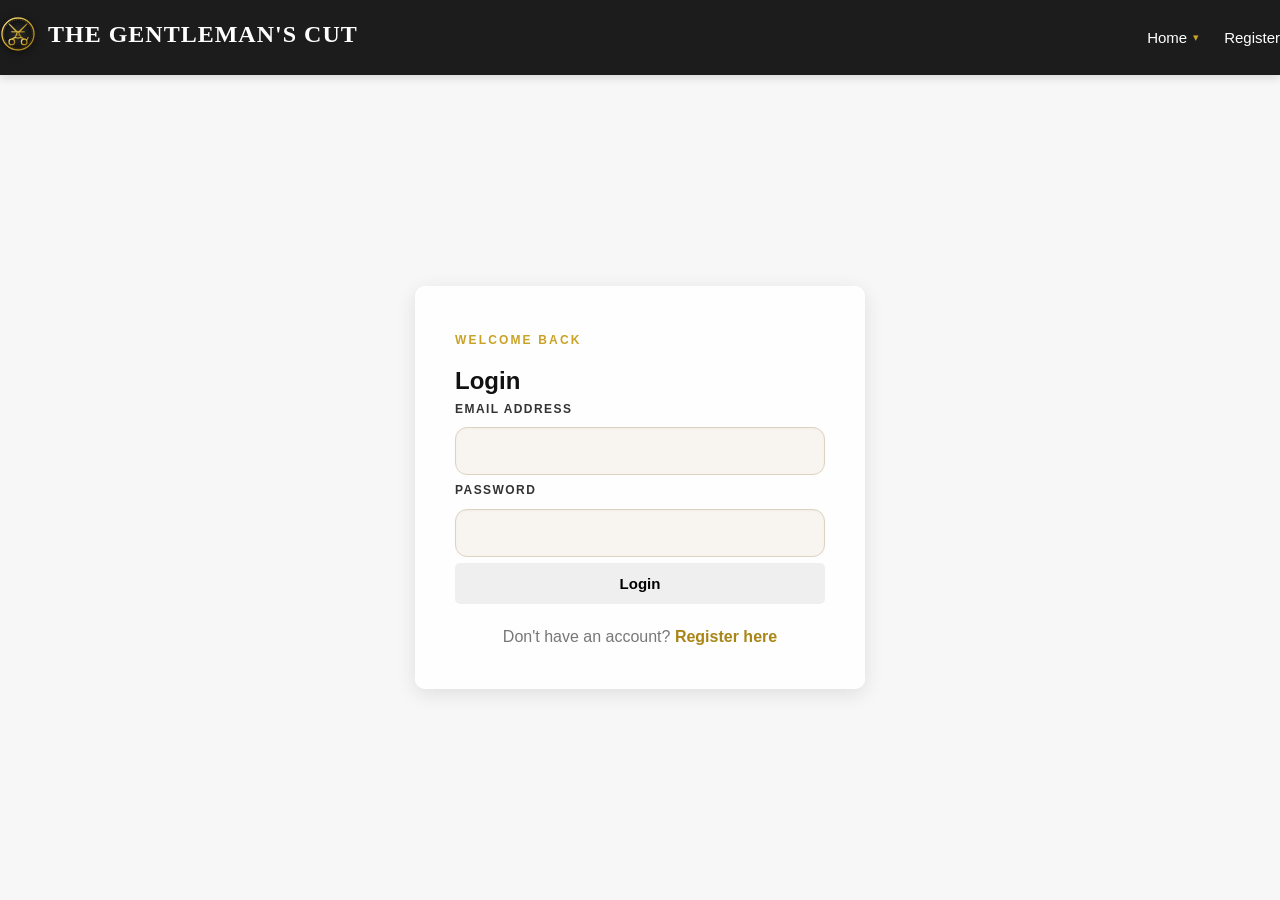
<file: login.html>
<!DOCTYPE html>
<html lang="en">

<head>
    <meta charset="UTF-8">
    <meta name="viewport" content="width=device-width, initial-scale=1.0">

    <title>The Gentleman's Cut | Login</title>

    <!-- Favicon & Website Icons -->
    <link rel="icon" type="image/svg+xml" href="images/favicon.svg">
    <link rel="icon" type="image/png" sizes="32x32" href="images/favicon-32x32.png">
    <link rel="icon" type="image/png" sizes="16x16" href="images/favicon-16x16.png">
    <link rel="apple-touch-icon" sizes="180x180" href="images/apple-touch-icon.png">
    <link rel="shortcut icon" href="favicon.ico">

    <link rel="stylesheet" href="css/style.css?v=2.0">
</head>

<body>

    <header>

        <nav class="navbar">

            <div class="logo">
                <a href="index.html">
                    <img src="images/favicon.svg" alt="The Gentleman's Cut Logo" class="brand-logo-icon">
                    <span>THE GENTLEMAN'S CUT</span>
                </a>
            </div>

            <ul class="nav-links">
                <li class="nav-item-dropdown">
                    <a href="index.html" class="nav-dropdown-toggle">
                        Home <span class="dropdown-caret">▾</span>
                    </a>
                    <ul class="dropdown-menu">
                        <li><a href="index.html">Home</a></li>
                        <li><a href="about.html">About</a></li>
                        <li><a href="services.html">Services</a></li>
                        <li><a href="booking.html">Book Now</a></li>
                        <li><a href="contact.html">Contact</a></li>
                    </ul>
                </li>
                <li><a href="register.html">Register</a></li>
            </ul>

        </nav>

    </header>


    <main>

        <section class="auth-section">

            <div class="auth-box">

                <p class="small-title">WELCOME BACK</p>

                <h1>Login</h1>

                <form id="loginForm">

                    <div class="form-group">

                        <label for="email">
                            Email Address
                        </label>

                        <input
                            type="email"
                            id="email"
                            name="email"
                            required
                        >

                    </div>


                    <div class="form-group">

                        <label for="password">
                            Password
                        </label>

                        <input
                            type="password"
                            id="password"
                            name="password"
                            required
                        >

                    </div>

                    <button
                        type="submit"
                        class="btn full-btn"
                    >
                        Login
                    </button>

                </form>


                <p id="loginMessage"></p>


                <p class="auth-link">
                    Don't have an account?
                    <a href="register.html">
                        Register here
                    </a>
                </p>

            </div>

        </section>

    </main>

    <script src="js/login.js?v=2.0"></script>
    <script src="js/main.js?v=2.0"></script>

</body>

</html>
</file>
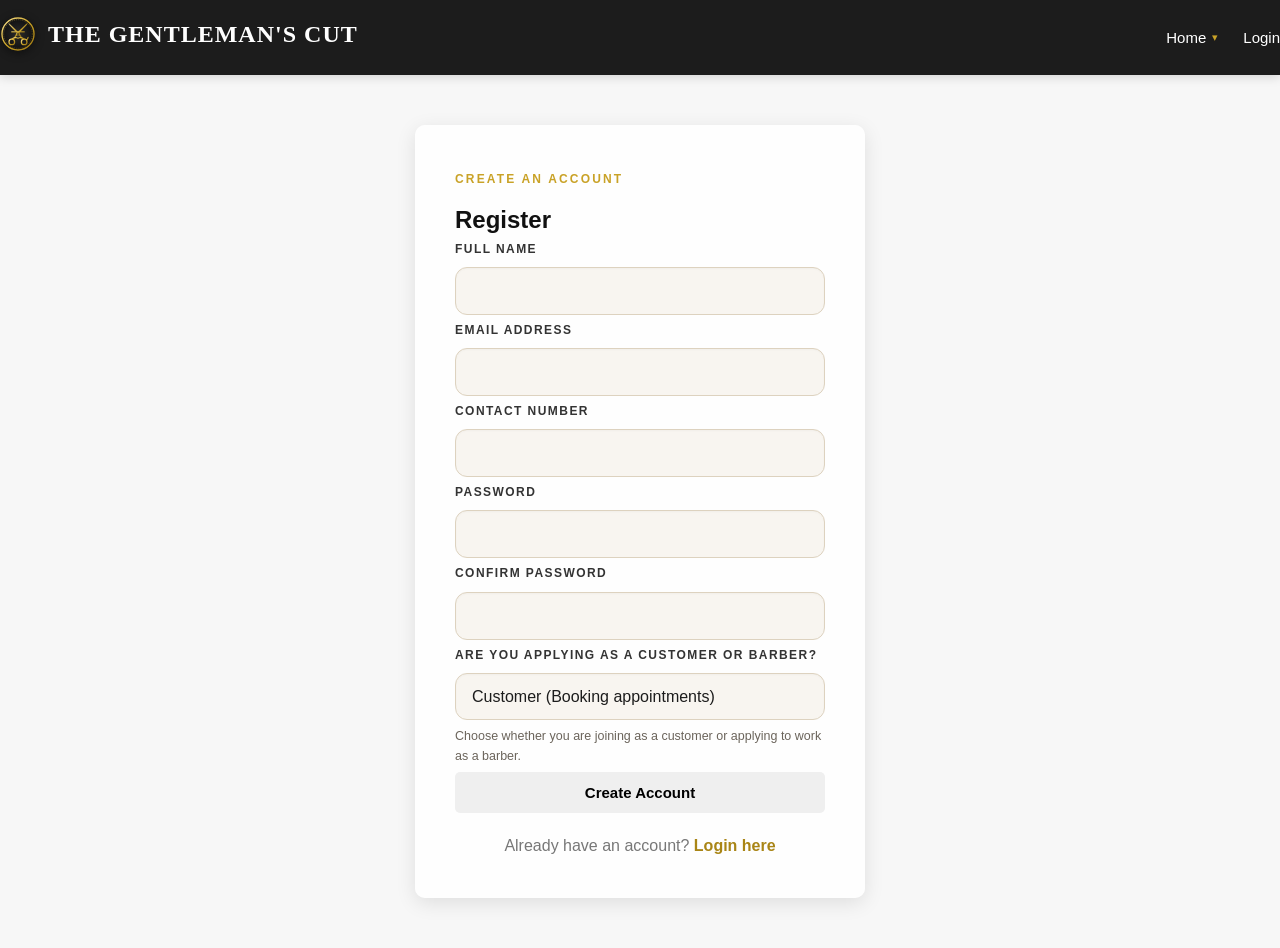
<file: register.html>
<!DOCTYPE html>
<html lang="en">

<head>

    <meta charset="UTF-8">

    <meta
        name="viewport"
        content="width=device-width, initial-scale=1.0"
    >

    <title>The Gentleman's Cut | Register</title>

    <!-- Favicon & Website Icons -->
    <link rel="icon" type="image/svg+xml" href="images/favicon.svg">
    <link rel="icon" type="image/png" sizes="32x32" href="images/favicon-32x32.png">
    <link rel="icon" type="image/png" sizes="16x16" href="images/favicon-16x16.png">
    <link rel="apple-touch-icon" sizes="180x180" href="images/apple-touch-icon.png">
    <link rel="shortcut icon" href="favicon.ico">

    <link rel="stylesheet" href="css/style.css?v=2.0">

</head>

<body>

    <header>

        <nav class="navbar">

            <div class="logo">

                <a href="index.html">
                    <img src="images/favicon.svg" alt="The Gentleman's Cut Logo" class="brand-logo-icon">
                    <span>THE GENTLEMAN'S CUT</span>
                </a>

            </div>

            <ul class="nav-links">
                <li class="nav-item-dropdown">
                    <a href="index.html" class="nav-dropdown-toggle">
                        Home <span class="dropdown-caret">▾</span>
                    </a>
                    <ul class="dropdown-menu">
                        <li><a href="index.html">Home</a></li>
                        <li><a href="about.html">About</a></li>
                        <li><a href="services.html">Services</a></li>
                        <li><a href="booking.html">Book Now</a></li>
                        <li><a href="contact.html">Contact</a></li>
                    </ul>
                </li>
                <li><a href="login.html">Login</a></li>
            </ul>

        </nav>

    </header>


    <main>

        <section class="auth-section">

            <div class="auth-box">

                <p class="small-title">
                    CREATE AN ACCOUNT
                </p>

                <h1>Register</h1>


                <form id="registerForm">

                    <div class="form-group">

                        <label for="fullName">
                            Full Name
                        </label>

                        <input
                            type="text"
                            id="fullName"
                            name="fullName"
                            required
                        >

                    </div>


                    <div class="form-group">

                        <label for="email">
                            Email Address
                        </label>

                        <input
                            type="email"
                            id="email"
                            name="email"
                            required
                        >

                    </div>


                    <div class="form-group">

                        <label for="phone">
                            Contact Number
                        </label>

                        <input
                            type="tel"
                            id="phone"
                            name="phone"
                            required
                        >

                    </div>


                    <div class="form-group">

                        <label for="password">
                            Password
                        </label>

                        <input
                            type="password"
                            id="password"
                            name="password"
                            required
                        >

                    </div>


                    <div class="form-group">

                        <label for="confirmPassword">
                            Confirm Password
                        </label>

                        <input
                            type="password"
                            id="confirmPassword"
                            name="confirmPassword"
                            required
                        >

                    </div>

                    <div class="form-group">
                        <label for="registerRole">Are you applying as a Customer or Barber?</label>
                        <select id="registerRole" name="registerRole" required>
                            <option value="customer" selected>Customer (Booking appointments)</option>
                            <option value="barber">Barber (Staff / Working as a barber)</option>
                        </select>
                        <small style="display: block; margin-top: 6px; color: #6b645b; font-size: 12.5px;">Choose whether you are joining as a customer or applying to work as a barber.</small>
                    </div>


                    <button
                        type="submit"
                        class="btn full-btn"
                    >
                        Create Account
                    </button>

                </form>


                <p id="registerMessage"></p>


                <p class="auth-link">

                    Already have an account?

                    <a href="login.html">
                        Login here
                    </a>

                </p>

            </div>

        </section>

    </main>

    <script src="js/login.js?v=2.0"></script>
    <script src="js/main.js?v=2.0"></script>

</body>

</html>
</file>
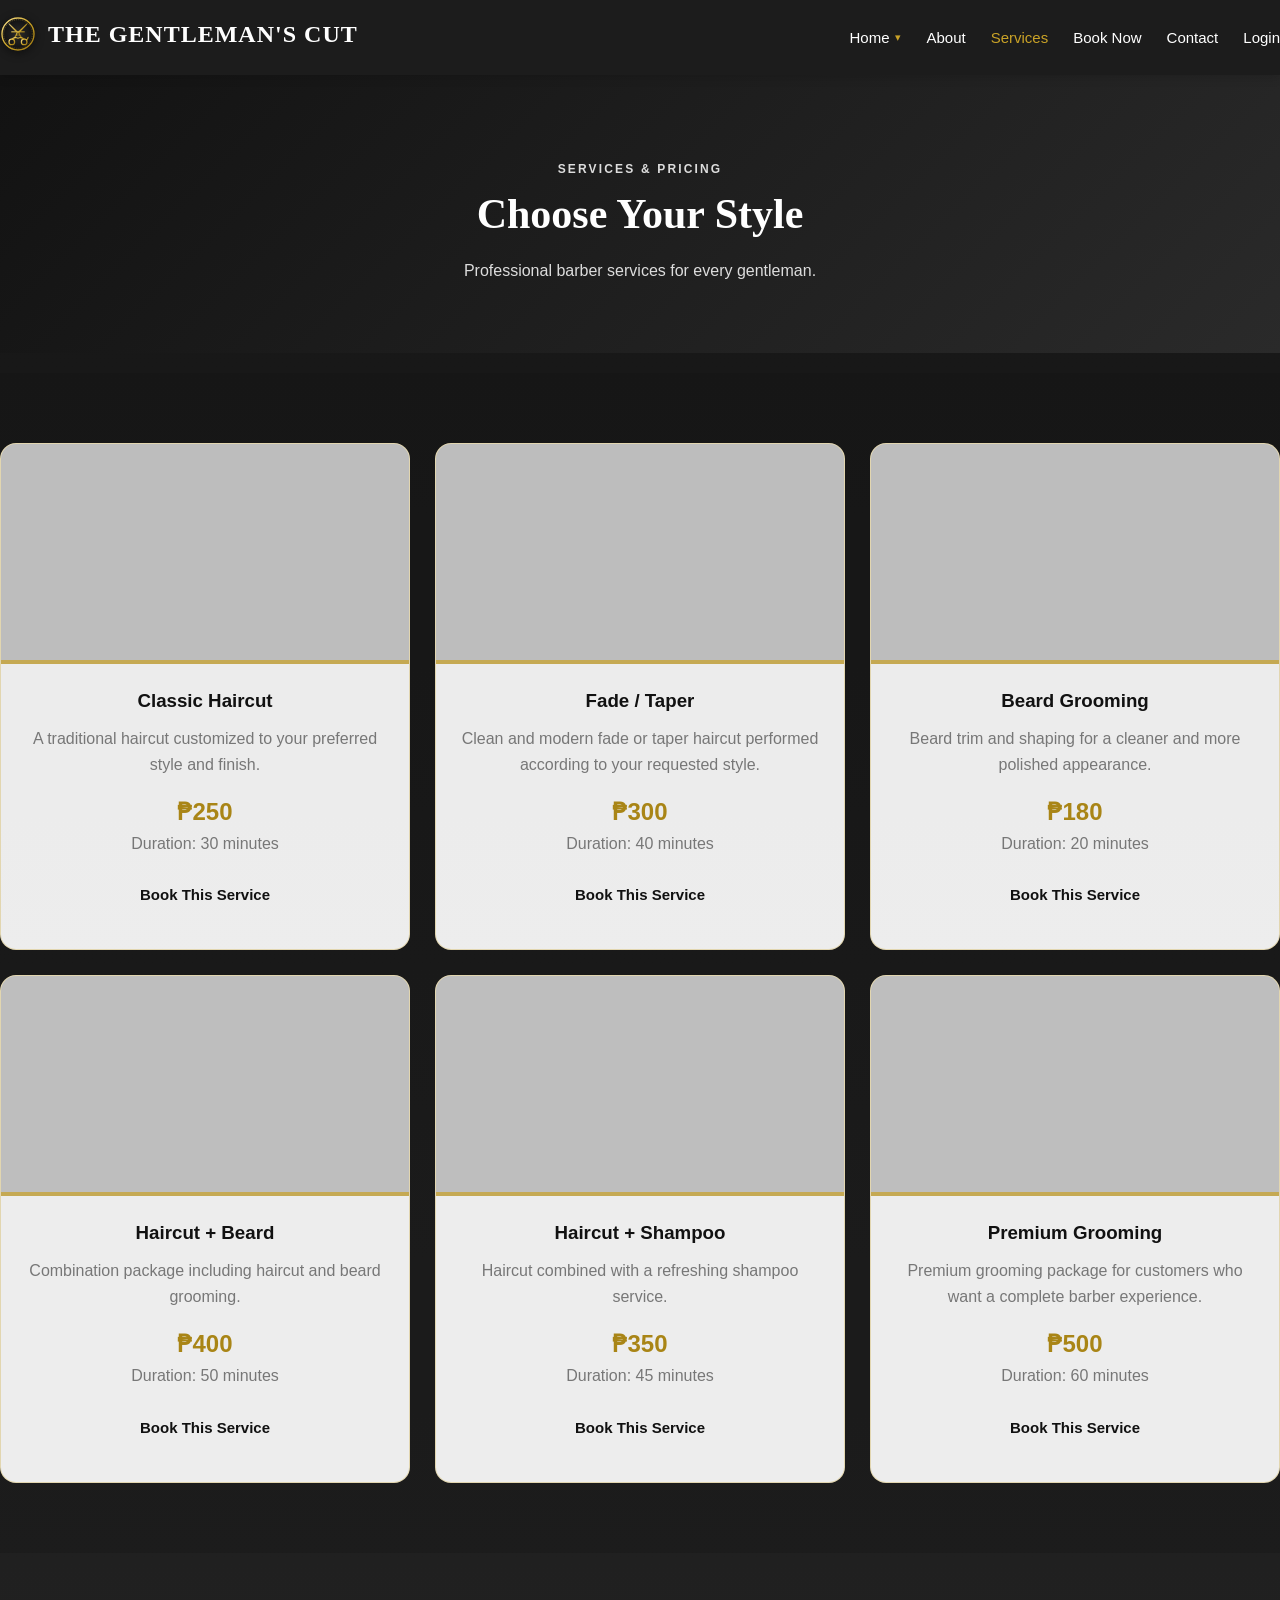
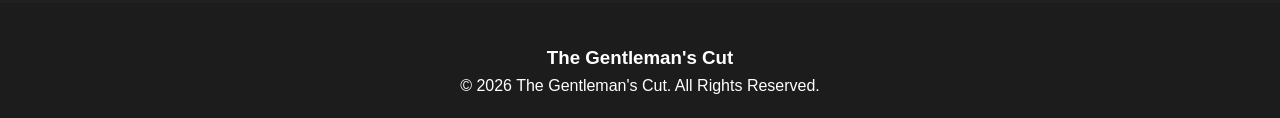
<file: services.html>
<!DOCTYPE html>
<html lang="en">
<head>
    <meta charset="UTF-8">
    <meta name="viewport" content="width=device-width, initial-scale=1.0">

    <title>The Gentleman's Cut | Services</title>

    <!-- Favicon & Website Icons -->
    <link rel="icon" type="image/svg+xml" href="images/favicon.svg">
    <link rel="icon" type="image/png" sizes="32x32" href="images/favicon-32x32.png">
    <link rel="icon" type="image/png" sizes="16x16" href="images/favicon-16x16.png">
    <link rel="apple-touch-icon" sizes="180x180" href="images/apple-touch-icon.png">
    <link rel="shortcut icon" href="favicon.ico">

    <link rel="stylesheet" href="css/style.css?v=2.0">
</head>

<body>

    <header>
        <nav class="navbar">

            <div class="logo">
                <a href="index.html">
                    <img src="images/favicon.svg" alt="The Gentleman's Cut Logo" class="brand-logo-icon">
                    <span>THE GENTLEMAN'S CUT</span>
                </a>
            </div>

            <ul class="nav-links">
                <li class="nav-item-dropdown">
                    <a href="index.html" class="nav-dropdown-toggle">
                        Home <span class="dropdown-caret">▾</span>
                    </a>
                    <ul class="dropdown-menu">
                        <li><a href="index.html">Home</a></li>
                        <li><a href="about.html">About</a></li>
                        <li><a href="services.html">Services</a></li>
                        <li><a href="booking.html">Book Now</a></li>
                        <li><a href="contact.html">Contact</a></li>
                    </ul>
                </li>
                <li><a href="about.html">About</a></li>
                <li><a href="services.html">Services</a></li>
                <li><a href="booking.html">Book Now</a></li>
                <li><a href="contact.html">Contact</a></li>
                <li class="nav-auth-item"><a href="login.html">Login</a></li>
            </ul>

        </nav>
    </header>


    <main>

        <section class="page-header">

            <p class="small-title">SERVICES & PRICING</p>

            <h1>Choose Your Style</h1>

            <p>
                Professional barber services for every gentleman.
            </p>

        </section>


        <section class="section">

            <div class="service-grid">

                <div class="service-card">

                    <div class="service-image service-haircut"></div>

                    <h3>Classic Haircut</h3>

                    <p>
                        A traditional haircut customized to your preferred
                        style and finish.
                    </p>

                    <span class="price">₱250</span>

                    <p>Duration: 30 minutes</p>

                    <a href="booking.html" class="btn">Book This Service</a>

                </div>


                <div class="service-card">

                    <div class="service-image service-fade"></div>

                    <h3>Fade / Taper</h3>

                    <p>
                        Clean and modern fade or taper haircut performed
                        according to your requested style.
                    </p>

                    <span class="price">₱300</span>

                    <p>Duration: 40 minutes</p>

                    <a href="booking.html" class="btn">Book This Service</a>

                </div>


                <div class="service-card">

                    <div class="service-image service-beard"></div>

                    <h3>Beard Grooming</h3>

                    <p>
                        Beard trim and shaping for a cleaner and more
                        polished appearance.
                    </p>

                    <span class="price">₱180</span>

                    <p>Duration: 20 minutes</p>

                    <a href="booking.html" class="btn">Book This Service</a>

                </div>


                <div class="service-card">

                    <div class="service-image service-haircut-beard"></div>

                    <h3>Haircut + Beard</h3>

                    <p>
                        Combination package including haircut and beard
                        grooming.
                    </p>

                    <span class="price">₱400</span>

                    <p>Duration: 50 minutes</p>

                    <a href="booking.html" class="btn">Book This Service</a>

                </div>


                <div class="service-card">

                    <div class="service-image service-shampoo"></div>

                    <h3>Haircut + Shampoo</h3>

                    <p>
                        Haircut combined with a refreshing shampoo service.
                    </p>

                    <span class="price">₱350</span>

                    <p>Duration: 45 minutes</p>

                    <a href="booking.html" class="btn">Book This Service</a>

                </div>


                <div class="service-card">

                    <div class="service-image service-premium"></div>

                    <h3>Premium Grooming</h3>

                    <p>
                        Premium grooming package for customers who want a
                        complete barber experience.
                    </p>

                    <span class="price">₱500</span>

                    <p>Duration: 60 minutes</p>

                    <a href="booking.html" class="btn">Book This Service</a>

                </div>

            </div>

        </section>

    </main>


    <footer>

        <div class="footer-content">

            <h3>The Gentleman's Cut</h3>

            <p>© 2026 The Gentleman's Cut. All Rights Reserved.</p>

        </div>

    </footer>

    <script src="js/main.js?v=2.0"></script>

</body>
</html>
</file>
<file: css/style.css>
/* =========================================================
   THE GENTLEMAN'S CUT
   Main Website Stylesheet
   ========================================================= */

/* =========================
   1. RESET & GLOBAL STYLES
   ========================= */

* {
    margin: 0;
    padding: 0;
    box-sizing: border-box;
}

html {
    scroll-behavior: smooth;
}

body {
    font-family: Arial, Helvetica, sans-serif;
    background:
        linear-gradient(180deg, rgba(12, 12, 12, 0.96), rgba(24, 24, 24, 0.96)),
        url('https://images.unsplash.com/photo-1560066984-138dadb4c035?auto=format&fit=crop&w=1800&q=80') center/cover fixed no-repeat;
    color: #f3f3f3;
    line-height: 1.6;
}

a {
    text-decoration: none;
    color: inherit;
}

ul {
    list-style: none;
}

img {
    max-width: 100%;
    display: block;
}

button,
input,
select,
textarea {
    font-family: inherit;
}


/* =========================
   2. COLORS
   ========================= */

:root {
    --primary: #1c1c1c;
    --secondary: #333333;
    --accent: #c9a227;
    --accent-dark: #a98516;
    --light: #f7f7f7;
    --white: #ffffff;
    --gray: #777777;
    --light-gray: #eeeeee;
    --border: #dddddd;
    --success: #2e7d32;
    --danger: #c62828;
    --customer-color: #1a5276; /* Rich deep blue for customers */
    --barber-color: #b7791f;   /* Artisan warm gold/amber for barbers */
    --barber-col-service: #2b3a4a; /* Service font color on barber dashboard */
    --barber-col-date: #4a5568;    /* Date font color on barber dashboard */
    --barber-col-time: #8a6514;    /* Time font color on barber dashboard */
    --contact-label-color: #c9a227; /* Font color for Full Name, Email, and Message labels */
}


/* =========================
   3. CONTAINER
   ========================= */

.container {
    width: 90%;
    max-width: 1200px;
    margin: 0 auto;
}


/* =========================
   4. HEADER / NAVIGATION
   ========================= */

header {
    background-color: var(--primary);
    color: var(--white);
    position: sticky;
    top: 0;
    z-index: 1000;
    box-shadow: 0 2px 10px rgba(0, 0, 0, 0.15);
}

.navbar {
    min-height: 75px;
    display: flex;
    align-items: center;
    justify-content: space-between;
}

.logo {
    font-size: 24px;
    font-weight: bold;
    color: var(--accent);
    letter-spacing: 1px;
    font-family: "Apple Chancery", "Snell Roundhand", "Segoe Script", cursive;
    line-height: 1.2;
}

.logo a {
    display: inline-flex;
    align-items: center;
    gap: 12px;
    font-family: "Apple Chancery", "Snell Roundhand", "Segoe Script", cursive;
}

.brand-logo-icon {
    width: 36px;
    height: 36px;
    object-fit: contain;
    border-radius: 50%;
    flex-shrink: 0;
    filter: drop-shadow(0 2px 5px rgba(0, 0, 0, 0.45));
}

.logo span {
    color: var(--white);
}

.small-title {
    display: inline-block;
    font-size: 12px;
    letter-spacing: 0.18em;
    font-weight: 700;
    text-transform: uppercase;
    color: var(--accent);
    margin-bottom: 12px;
}

.nav-links {
    display: flex;
    align-items: center;
    gap: 25px;
}

.nav-links a {
    color: var(--white);
    font-size: 15px;
    font-weight: 500;
    transition: 0.3s ease;
}

.nav-links a:hover {
    color: var(--accent);
}

.nav-links a.active {
    color: var(--accent);
}

.signout-nav-btn {
    color: #e74c3c !important;
    font-weight: 600;
}

.signout-nav-btn:hover {
    color: #ff6b6b !important;
}

/* ========================================================
   4.1 NAVBAR DROPDOWN & SIDE DASHBOARD BUTTON
   ======================================================== */

.nav-item-dropdown {
    position: relative;
    list-style: none;
}

.nav-dropdown-toggle {
    display: inline-flex;
    align-items: center;
    gap: 6px;
    cursor: pointer;
    user-select: none;
}

.dropdown-caret {
    font-size: 11px;
    display: inline-block;
    transition: transform 0.25s ease, color 0.25s ease;
    color: var(--accent);
}

.nav-item-dropdown:hover .dropdown-caret,
.nav-item-dropdown.open .dropdown-caret {
    transform: rotate(180deg);
}

.dropdown-menu {
    position: absolute;
    top: calc(100% + 8px);
    left: 0;
    min-width: 185px;
    background: #1b1b1b;
    border: 1px solid rgba(201, 162, 39, 0.35);
    border-radius: 8px;
    box-shadow: 0 14px 32px rgba(0, 0, 0, 0.55);
    padding: 6px 0;
    margin: 0;
    list-style: none;
    opacity: 0;
    visibility: hidden;
    transform: translateY(10px);
    transition: opacity 0.22s ease, transform 0.22s ease, visibility 0.22s;
    z-index: 1050;
    backdrop-filter: blur(8px);
}

/* Dropdown open on hover (desktop) or .open class (tap/click) */
.nav-item-dropdown:hover .dropdown-menu,
.nav-item-dropdown.open .dropdown-menu {
    opacity: 1;
    visibility: visible;
    transform: translateY(0);
}

.dropdown-menu li {
    width: 100%;
    margin: 0;
    padding: 0;
}

.dropdown-menu a {
    display: flex;
    align-items: center;
    gap: 8px;
    padding: 10px 18px;
    color: #e2e2e2 !important;
    font-size: 14px !important;
    font-weight: 500;
    text-decoration: none;
    transition: all 0.2s ease;
    white-space: nowrap;
}

.dropdown-menu a:hover {
    color: #ffffff !important;
    background: rgba(201, 162, 39, 0.16);
    padding-left: 22px;
}

.dropdown-menu a.active {
    color: var(--accent) !important;
    font-weight: 700 !important;
    background: rgba(201, 162, 39, 0.1);
}

/* Dashboard button separated to the side in navbar */
.nav-auth-item {
    display: inline-flex;
    align-items: center;
}

.nav-auth-side {
    margin-left: 8px;
}

.nav-dashboard-btn {
    display: inline-flex !important;
    align-items: center;
    gap: 7px;
    background: linear-gradient(135deg, rgba(201, 162, 39, 0.18) 0%, rgba(201, 162, 39, 0.08) 100%);
    border: 1px solid rgba(201, 162, 39, 0.55);
    color: var(--accent) !important;
    padding: 7px 16px;
    border-radius: 20px;
    font-weight: 600 !important;
    font-size: 13.5px !important;
    transition: all 0.25s ease;
    box-shadow: 0 2px 8px rgba(0, 0, 0, 0.25);
    text-transform: none;
    letter-spacing: 0.3px;
}

.nav-dashboard-btn:hover {
    background: var(--accent) !important;
    color: var(--primary) !important;
    border-color: var(--accent);
    transform: translateY(-2px);
    box-shadow: 0 4px 14px rgba(201, 162, 39, 0.35);
}

.nav-dashboard-btn .dash-badge-icon {
    font-size: 14px;
    line-height: 1;
}

.reveal {
    opacity: 0;
    transform: translateY(24px);
    transition: opacity 0.7s ease, transform 0.7s ease;
}

.reveal.visible {
    opacity: 1;
    transform: translateY(0);
}


/* =========================
   5. BUTTONS
   ========================= */

.btn {
    display: inline-block;
    padding: 12px 24px;
    border: none;
    border-radius: 5px;
    cursor: pointer;
    font-size: 15px;
    font-weight: bold;
    transition: 0.3s ease;
}

.btn-primary {
    background-color: var(--accent);
    color: var(--primary);
}

.btn-primary:hover {
    background-color: var(--accent-dark);
    transform: translateY(-2px);
}

.btn-dark {
    background-color: var(--primary);
    color: var(--white);
}

.btn-dark:hover {
    background-color: var(--secondary);
}

.btn-danger {
    background-color: var(--danger);
    color: var(--white);
}

.btn-danger:hover {
    opacity: 0.85;
}

.secondary-btn {
    background: transparent;
    color: var(--white);
    border: 1px solid rgba(255, 255, 255, 0.8);
}

.secondary-btn:hover {
    background: rgba(255, 255, 255, 0.09);
    transform: translateY(-2px);
}

.btn-success {
    background-color: var(--success);
    color: var(--white);
}

.btn-success:hover {
    opacity: 0.85;
}


/* =========================
   6. HERO SECTION
   ========================= */

.hero {
    min-height: 600px;
    background:
        linear-gradient(rgba(0, 0, 0, 0.7), rgba(0, 0, 0, 0.72)),
        radial-gradient(circle at top, rgba(201, 162, 39, 0.25), transparent 40%),
        #1a1a1a;
    display: flex;
    align-items: center;
    justify-content: center;
    text-align: center;
    color: var(--white);
}

.hero-content {
    max-width: 750px;
    padding: 30px;
}

.hero h1 {
    font-size: 52px;
    margin-bottom: 20px;
    letter-spacing: 1px;
    font-family: "Apple Chancery", "Snell Roundhand", "Segoe Script", cursive;
}

.hero h1 span {
    color: var(--accent);
}

.hero p {
    font-size: 18px;
    margin-bottom: 30px;
    color: #eeeeee;
}

.hero-buttons {
    display: flex;
    gap: 15px;
    justify-content: center;
    flex-wrap: wrap;
}

.section-content,
.section-heading,
.footer-content {
    max-width: 1200px;
    width: 90%;
    margin: 0 auto;
}

.section-content {
    display: grid;
    grid-template-columns: 1.2fr 0.8fr;
    gap: 30px;
    align-items: center;
}

.text-link {
    display: inline-block;
    margin-top: 15px;
    color: var(--accent-dark);
    font-weight: 700;
}

.services-preview {
    background: #f1efe9;
}

.section-heading {
    text-align: center;
    margin-bottom: 30px;
}

.service-cards {
    display: grid;
    grid-template-columns: repeat(3, minmax(0, 1fr));
    gap: 25px;
    margin: 0 auto 30px;
    max-width: 1200px;
    width: 90%;
}

.booking-cta {
    background: linear-gradient(135deg, #181818, #292929);
    color: var(--white);
    padding: 70px 20px;
    text-align: center;
}

.booking-cta p {
    color: #e6e6e6;
    max-width: 700px;
    margin: 0 auto 20px;
}

.booking-cta h2 {
    color: var(--white);
    margin-bottom: 12px;
    font-size: 38px;
}

.footer-content {
    text-align: center;
}

.full-btn {
    width: 100%;
}

.auth-link {
    text-align: center;
    margin-top: 20px;
    color: var(--gray);
}

.auth-link a {
    color: var(--accent-dark);
    font-weight: 700;
}


/* =========================
   7. GENERAL SECTIONS
   ========================= */

.section {
    padding: 70px 0;
    background: rgba(12, 12, 12, 0.18);
}

.section-title {
    text-align: center;
    margin-bottom: 45px;
}

.section-title h2 {
    font-size: 36px;
    color: var(--primary);
    margin-bottom: 10px;
    font-family: "Apple Chancery", "Snell Roundhand", "Segoe Script", cursive;
}

.section-title p {
    color: var(--gray);
}


/* =========================
   8. CARDS
   ========================= */

.card-container {
    display: grid;
    grid-template-columns: repeat(3, 1fr);
    gap: 25px;
}

.card {
    background-color: var(--white);
    border-radius: 10px;
    padding: 30px;
    box-shadow: 0 3px 15px rgba(0, 0, 0, 0.08);
    transition: 0.3s ease;
}

.card:hover {
    transform: translateY(-5px);
    box-shadow: 0 8px 20px rgba(0, 0, 0, 0.12);
}

.card h3 {
    margin-bottom: 12px;
    color: var(--primary);
}

.card p {
    color: var(--gray);
}


/* =========================
   9. SERVICE CARDS
   ========================= */

.service-grid {
    display: grid;
    grid-template-columns: repeat(3, 1fr);
    gap: 25px;
}

.service-card {
    background: rgba(255, 255, 255, 0.92);
    color: #111;
    padding: 0 0 30px;
    border-radius: 16px;
    text-align: center;
    border: 1px solid rgba(201, 162, 39, 0.3);
    transition: 0.3s ease;
    overflow: hidden;
}

.service-card:hover {
    transform: translateY(-5px);
    border-color: var(--accent);
    box-shadow: 0 12px 28px rgba(0, 0, 0, 0.12);
}

.service-image {
    width: 100%;
    height: 220px;
    background-size: cover;
    background-position: center;
    margin-bottom: 22px;
    border-bottom: 4px solid rgba(201, 162, 39, 0.7);
}

.service-haircut {
    background: linear-gradient(rgba(0,0,0,0.2), rgba(0,0,0,0.2)), url('https://i0.wp.com/zaloraphilippinesblog.wpcomstaging.com/wp-content/uploads/2026/04/d23a0-taper-fade-hairstyle.jpg?resize=720%2C1280&ssl=1') center/cover no-repeat;
}

.service-fade {
    background: linear-gradient(rgba(0,0,0,0.2), rgba(0,0,0,0.2)), url('https://images.unsplash.com/photo-1521590832167-7bcbfaa6381f?auto=format&fit=crop&w=900&q=80') center/cover no-repeat;
}

.service-beard {
    background: linear-gradient(rgba(0,0,0,0.2), rgba(0,0,0,0.2)), url('https://images.unsplash.com/photo-1503951914875-452162b0f3f1?auto=format&fit=crop&w=900&q=80') center/cover no-repeat;
}

.service-haircut-beard {
    background: linear-gradient(rgba(0,0,0,0.2), rgba(0,0,0,0.2)), url('https://images.unsplash.com/photo-1621605815971-fbc98d665033?auto=format&fit=crop&w=900&q=80') center/cover no-repeat;
}

.service-shampoo {
    background: linear-gradient(rgba(0,0,0,0.2), rgba(0,0,0,0.2)), url('https://images.unsplash.com/photo-1524504388940-b1c1722653e1?auto=format&fit=crop&w=900&q=80') center/cover no-repeat;
}

.service-premium {
    background: linear-gradient(rgba(0,0,0,0.2), rgba(0,0,0,0.2)), url('https://images.unsplash.com/photo-1512496015851-a90fb38ba796?auto=format&fit=crop&w=900&q=80') center/cover no-repeat;
}

.service-card h3 {
    margin: 0 20px 10px;
}

.service-card p {
    color: var(--gray);
    margin: 0 20px 15px;
}

.service-card .price,
.service-card .btn {
    margin-left: 20px;
    margin-right: 20px;
}

.price {
    color: var(--accent-dark);
    font-size: 24px;
    font-weight: bold;
}


/* =========================
   10. FORMS
   ========================= */

.form-container {
    max-width: 650px;
    margin: 0 auto;
    background-color: var(--white);
    padding: 35px;
    border-radius: 10px;
    box-shadow: 0 3px 15px rgba(0, 0, 0, 0.08);
}

.form-group {
    margin-bottom: 20px;
}

.form-group label {
    display: block;
    margin-bottom: 7px;
    font-weight: bold;
    color: var(--primary);
}

.form-group select {
    appearance: none;
    -webkit-appearance: none;
    -moz-appearance: none;
    background-image: url("data:image/svg+xml,%3Csvg xmlns='http://www.w3.org/2000/svg' width='12' height='12' fill='%23555555' viewBox='0 0 16 16'%3E%3Cpath fill-rule='evenodd' d='M1.646 4.646a.5.5 0 0 1 .708 0L8 10.293l5.646-5.647a.5.5 0 0 1 .708.708l-6 6a.5.5 0 0 1-.708 0l-6-6a.5.5 0 0 1 0-.708z'/%3E%3C/svg%3E");
    background-repeat: no-repeat;
    background-position: calc(100% - 15px) center;
    background-size: 14px;
    padding-right: 40px;
    cursor: pointer;
}

.form-control {
    width: 100%;
    padding: 12px 14px;
    border: 1px solid var(--border);
    border-radius: 5px;
    outline: none;
    font-size: 15px;
    transition: 0.3s ease;
}

.form-control:focus {
    border-color: var(--accent);
    box-shadow: 0 0 0 2px rgba(201, 162, 39, 0.15);
}

textarea.form-control {
    min-height: 120px;
    resize: vertical;
}

select.form-control {
    background-color: var(--white);
}

.form-row {
    display: grid;
    grid-template-columns: 1fr 1fr;
    gap: 20px;
}


/* =========================
   11. AUTHENTICATION PAGES
   ========================= */

.auth-section {
    min-height: calc(100vh - 75px);
    display: flex;
    justify-content: center;
    align-items: center;
    padding: 50px 20px;
    background-color: var(--light);
}

.auth-box {
    width: 100%;
    max-width: 450px;
    background: rgba(255, 255, 255, 0.94);
    color: #111;
    padding: 40px;
    border-radius: 10px;
    box-shadow: 0 5px 20px rgba(0, 0, 0, 0.1);
}

.auth-box h2 {
    text-align: center;
    margin-bottom: 10px;
    color: var(--primary);
}

.auth-box .subtitle {
    text-align: center;
    color: var(--gray);
    margin-bottom: 30px;
}

.auth-footer {
    text-align: center;
    margin-top: 20px;
    color: var(--gray);
}

.auth-footer a {
    color: var(--accent-dark);
    font-weight: bold;
}


/* =========================
   12. PAGE BANNER
   ========================= */

.page-header {
    background: linear-gradient(135deg, #121212, #2a2a2a);
    color: var(--white);
    text-align: center;
    padding: 80px 20px 70px;
    margin-bottom: 20px;
}

.page-header h1 {
    font-size: 42px;
    margin-bottom: 10px;
    color: var(--white);
    font-family: "Apple Chancery", "Snell Roundhand", "Segoe Script", cursive;
}

.page-header p {
    color: #dddddd;
    max-width: 700px;
    margin: 0 auto;
}

.page-banner {
    background-color: var(--primary);
    color: var(--white);
    text-align: center;
    padding: 70px 20px;
}

.page-banner h1 {
    font-size: 40px;
    margin-bottom: 10px;
}

.page-banner p {
    color: #dddddd;
}


/* =========================
   13. ABOUT SECTION
   ========================= */

.about-grid {
    display: grid;
    grid-template-columns: 1fr 1fr;
    gap: 50px;
    align-items: center;
}

.about-content h2 {
    font-size: 34px;
    margin-bottom: 20px;
}

.about-content p {
    color: var(--gray);
    margin-bottom: 15px;
}


/* =========================
   14. CONTACT SECTION
   ========================= */

.contact-grid,
.two-column {
    display: grid;
    grid-template-columns: 1fr 1fr;
    gap: 40px;
}

.about-showcase {
    display: grid;
    grid-template-columns: 1.1fr 1fr;
    gap: 40px;
    align-items: center;
}

.about-visual {
    display: flex;
    justify-content: center;
}

.about-image {
    width: min(90%, 560px);
    height: 460px;
    border-radius: 22px;
    box-shadow: 0 20px 45px rgba(0,0,0,0.14);
    border: 4px solid rgba(201, 162, 39, 0.6);
}

.about-main-image {
    background: linear-gradient(rgba(0,0,0,0.2), rgba(0,0,0,0.2)), url('https://images.unsplash.com/photo-1621605815971-fbc98d665033?auto=format&fit=crop&w=1200&q=80') center/cover no-repeat;
}

.about-content h2 {
    margin-bottom: 18px;
    font-size: clamp(2rem, 4vw, 3rem);
}

.about-content p {
    margin-bottom: 15px;
    color: var(--gray);
}

.about-mission-grid {
    gap: 30px;
}

.mission-card {
    background: rgba(255,255,255,0.9);
    color: #111;
    border: 1px solid rgba(201, 162, 39, 0.18);
    border-radius: 20px;
    padding: 24px;
    box-shadow: 0 12px 30px rgba(0,0,0,0.08);
}

.mini-image {
    width: 100%;
    height: 220px;
    border-radius: 16px;
    margin-bottom: 18px;
    background-size: cover;
    background-position: center;
}

.mini-image-mission {
    background: linear-gradient(rgba(0,0,0,0.15), rgba(0,0,0,0.15)), url('https://images.unsplash.com/photo-1517832606299-7ae9b720a186?auto=format&fit=crop&w=1000&q=80') center/cover no-repeat;
}

.mini-image-vision {
    background: linear-gradient(rgba(0,0,0,0.15), rgba(0,0,0,0.15)), url('https://images.unsplash.com/photo-1521590832167-7bcbfaa6381f?auto=format&fit=crop&w=1000&q=80') center/cover no-repeat;
}

.contact-info {
    background-color: var(--primary);
    color: var(--white);
    padding: 35px;
    border-radius: 10px;
}

.contact-info h3 {
    color: var(--accent);
    margin-bottom: 20px;
}

.contact-item {
    margin-bottom: 20px;
}

.contact-item strong {
    display: block;
    margin-bottom: 5px;
}

.contact-item p {
    color: #dddddd;
}


/* =========================
   15. BOOKING SECTION
   ========================= */

.booking-container {
    max-width: 1100px;
    margin: 0 auto;
}

.booking-shell {
    display: grid;
    grid-template-columns: 0.9fr 1.3fr;
    gap: 28px;
    align-items: stretch;
}

.booking-aside {
    background: linear-gradient(180deg, #171717 0%, #2a2a2a 100%);
    color: var(--white);
    border-radius: 22px;
    padding: 34px 28px;
    box-shadow: 0 20px 40px rgba(17, 17, 17, 0.15);
}

.booking-aside h2 {
    color: var(--white);
    font-size: clamp(2rem, 3vw, 2.8rem);
    line-height: 1.15;
    margin-bottom: 14px;
    font-family: "Apple Chancery", "Snell Roundhand", "Segoe Script", cursive;
}

.booking-intro {
    color: rgba(255, 255, 255, 0.8);
    margin-bottom: 26px;
    font-size: 1rem;
}

.booking-highlights {
    display: flex;
    flex-direction: column;
    gap: 18px;
}

.booking-highlight {
    display: flex;
    align-items: flex-start;
    gap: 14px;
    background: rgba(255, 255, 255, 0.04);
    border: 1px solid rgba(201, 162, 39, 0.25);
    border-radius: 16px;
    padding: 16px 14px;
}

.highlight-badge {
    display: inline-flex;
    align-items: center;
    justify-content: center;
    width: 38px;
    height: 38px;
    border-radius: 50%;
    background: var(--accent);
    color: #151515;
    font-size: 0.8rem;
    font-weight: 800;
    flex-shrink: 0;
}

.booking-highlight h3 {
    color: var(--white);
    margin-bottom: 4px;
    font-size: 1.05rem;
}

.booking-highlight p {
    color: rgba(255, 255, 255, 0.7);
    font-size: 0.92rem;
}

.booking-form-wrap {
    background: rgba(255, 255, 255, 0.88);
    border: 1px solid rgba(201, 162, 39, 0.18);
    border-radius: 22px;
    padding: 30px 28px;
    box-shadow: 0 18px 35px rgba(23, 23, 23, 0.08);
}

.booking-form-header {
    margin-bottom: 20px;
}

.mini-label {
    font-size: 0.72rem;
    font-weight: 700;
    letter-spacing: 0.18em;
    text-transform: uppercase;
    color: var(--accent-dark);
    margin-bottom: 8px;
}

.booking-form-header h3 {
    font-size: 2rem;
    color: var(--primary);
    font-family: "Apple Chancery", "Snell Roundhand", "Segoe Script", cursive;
}

.booking-form {
    display: flex;
    flex-direction: column;
    gap: 10px;
}

.form-group {
    margin-bottom: 6px;
}

.form-group label {
    display: block;
    margin-bottom: 8px;
    font-size: 0.75rem;
    font-weight: 700;
    letter-spacing: 0.12em;
    text-transform: uppercase;
    color: var(--secondary);
}

#contactForm label {
    color: var(--contact-label-color);
    font-size: 0.8rem;
    font-weight: 700;
    letter-spacing: 0.14em;
    text-transform: uppercase;
}

.form-group input,
.form-group select,
.form-group textarea {
    width: 100%;
    border: 1px solid #ddd2bf;
    background: #f8f5f0;
    border-radius: 12px;
    padding: 14px 16px;
    font-size: 1rem;
    color: var(--primary);
    transition: 0.25s ease;
    box-shadow: inset 0 1px 2px rgba(0, 0, 0, 0.03);
}

.form-group input::placeholder,
.form-group textarea::placeholder {
    color: #8b8b8b;
}

.form-group input:focus,
.form-group select:focus,
.form-group textarea:focus {
    outline: none;
    border-color: var(--accent);
    box-shadow: 0 0 0 4px rgba(201, 162, 39, 0.14);
    background: #fffdf9;
}

.form-group textarea {
    min-height: 120px;
    resize: vertical;
}

.booking-submit-btn {
    margin-top: 10px;
    width: 100%;
    background: linear-gradient(135deg, var(--accent), #d9b74b);
    color: #171717;
    border-radius: 12px;
    font-size: 1rem;
    letter-spacing: 0.04em;
    box-shadow: 0 14px 20px rgba(201, 162, 39, 0.2);
}

.booking-submit-btn:hover {
    transform: translateY(-2px);
    box-shadow: 0 16px 26px rgba(201, 162, 39, 0.28);
}

#bookingMessage {
    margin-top: 18px;
    font-weight: 700;
    color: var(--primary);
}

.booking-success {
    display: block;
    padding: 12px 14px;
    background: rgba(46, 125, 50, 0.12);
    border: 1px solid rgba(46, 125, 50, 0.25);
    border-radius: 10px;
    color: var(--success);
}

.booking-error {
    display: block;
    padding: 12px 14px;
    background: rgba(198, 40, 40, 0.08);
    border: 1px solid rgba(198, 40, 40, 0.2);
    border-radius: 10px;
    color: var(--danger);
}

.booking-summary {
    background-color: var(--primary);
    color: var(--white);
    padding: 25px;
    border-radius: 8px;
    margin-bottom: 25px;
}

.booking-summary h3 {
    color: var(--accent);
    margin-bottom: 10px;
}


/* ========================================================
   16. DASHBOARD SIDEBAR LAYOUT (DASHBOARD TO THE SIDE)
   ======================================================== */

.dashboard-wrapper {
    display: flex;
    min-height: 100vh;
    background-color: var(--light);
}

/* Sidebar docked on the side */
.dashboard-sidebar {
    width: 270px;
    flex-shrink: 0;
    background: linear-gradient(180deg, #1c1c1c 0%, #151515 100%);
    color: var(--white);
    display: flex;
    flex-direction: column;
    min-height: 100vh;
    position: sticky;
    top: 0;
    z-index: 1020;
    border-right: 1px solid rgba(255, 255, 255, 0.08);
    box-shadow: 4px 0 20px rgba(0, 0, 0, 0.15);
    transition: transform 0.3s cubic-bezier(0.4, 0, 0.2, 1);
}

.sidebar-header {
    padding: 22px 20px;
    border-bottom: 1px solid rgba(255, 255, 255, 0.07);
}

.sidebar-logo {
    display: flex;
    align-items: center;
    gap: 12px;
    color: var(--white);
    text-decoration: none;
}

.sidebar-brand-name {
    font-size: 15px;
    font-weight: 700;
    letter-spacing: 0.5px;
    color: var(--white);
    font-family: "Apple Chancery", "Snell Roundhand", "Segoe Script", cursive;
    line-height: 1.2;
}

.sidebar-user-profile {
    display: flex;
    align-items: center;
    gap: 14px;
    padding: 18px 20px;
    background: rgba(255, 255, 255, 0.03);
    border-bottom: 1px solid rgba(255, 255, 255, 0.07);
}

.sidebar-avatar {
    width: 44px;
    height: 44px;
    border-radius: 50%;
    background: linear-gradient(135deg, var(--accent) 0%, var(--accent-dark) 100%);
    display: flex;
    align-items: center;
    justify-content: center;
    font-size: 20px;
    color: var(--primary);
    box-shadow: 0 4px 10px rgba(201, 162, 39, 0.3);
    flex-shrink: 0;
}

.sidebar-user-details {
    min-width: 0;
    overflow: hidden;
}

.sidebar-user-details h4 {
    color: var(--white);
    font-size: 15px;
    font-weight: 600;
    margin: 0 0 4px 0;
    white-space: nowrap;
    overflow: hidden;
    text-overflow: ellipsis;
}

.sidebar-role-badge {
    display: inline-block;
    padding: 2px 10px;
    border-radius: 12px;
    font-size: 10.5px;
    font-weight: 700;
    letter-spacing: 0.5px;
    text-transform: uppercase;
}

.badge-customer {
    background: #1a5276;
    color: #ebf5fb;
}

.badge-barber {
    background: #b7791f;
    color: #fef9e7;
}

.badge-admin {
    background: #8e1d2c;
    color: #fce4ec;
}

.sidebar-menu {
    flex: 1;
    padding: 18px 14px;
    overflow-y: auto;
}

.sidebar-section-title {
    font-size: 11px;
    font-weight: 700;
    letter-spacing: 1px;
    color: rgba(255, 255, 255, 0.45);
    margin: 16px 0 8px 12px;
    text-transform: uppercase;
}

.sidebar-section-title:first-child {
    margin-top: 0;
}

.sidebar-link {
    display: flex;
    align-items: center;
    gap: 12px;
    padding: 11px 16px;
    color: rgba(255, 255, 255, 0.8) !important;
    font-size: 14.5px;
    font-weight: 500;
    text-decoration: none;
    border-radius: 8px;
    margin-bottom: 4px;
    transition: all 0.2s ease;
}

.sidebar-link .link-icon {
    font-size: 16px;
    width: 20px;
    text-align: center;
}

.sidebar-link:hover {
    color: #ffffff !important;
    background: rgba(201, 162, 39, 0.15);
    transform: translateX(3px);
}

.sidebar-link.active {
    color: var(--accent) !important;
    background: rgba(201, 162, 39, 0.18);
    font-weight: 600;
    border-left: 3px solid var(--accent);
}

.sidebar-footer {
    padding: 16px 20px;
    border-top: 1px solid rgba(255, 255, 255, 0.07);
}

.sidebar-logout {
    display: flex;
    align-items: center;
    gap: 10px;
    color: #e74c3c !important;
    font-size: 14px;
    font-weight: 600;
    text-decoration: none;
    padding: 10px 14px;
    border-radius: 6px;
    transition: all 0.2s ease;
}

.sidebar-logout:hover {
    background: rgba(231, 76, 60, 0.12);
    color: #ff6b6b !important;
}

/* Main dashboard area on the right */
.dashboard-main {
    flex: 1;
    min-width: 0;
    display: flex;
    flex-direction: column;
    min-height: 100vh;
}

.dashboard-header-bar {
    background-color: var(--primary);
    color: var(--white);
    position: sticky;
    top: 0;
    z-index: 1000;
    box-shadow: 0 2px 10px rgba(0, 0, 0, 0.15);
    display: flex;
    align-items: center;
    padding: 0 24px;
    min-height: 70px;
}

.dashboard-header-bar .navbar {
    width: 100%;
    min-height: 70px;
}

.sidebar-toggle-btn {
    display: none;
    background: rgba(255, 255, 255, 0.08);
    border: 1px solid rgba(255, 255, 255, 0.18);
    color: var(--white);
    padding: 7px 12px;
    border-radius: 6px;
    font-size: 18px;
    cursor: pointer;
    margin-right: 15px;
    transition: all 0.2s ease;
}

.sidebar-toggle-btn:hover {
    background: rgba(201, 162, 39, 0.2);
    color: var(--accent);
    border-color: var(--accent);
}

.sidebar-backdrop {
    display: none;
}

.dashboard-content-body {
    flex: 1;
    padding-bottom: 40px;
}

.dashboard {
    padding: 50px 0;
}

.dashboard-header {
    display: flex;
    justify-content: space-between;
    align-items: center;
    margin-bottom: 30px;
}

.dashboard-header h1 {
    color: var(--primary);
}

.dashboard-grid {
    display: grid;
    grid-template-columns: repeat(3, 1fr);
    gap: 25px;
    margin-bottom: 40px;
}

.dashboard-card {
    background-color: var(--white);
    padding: 25px;
    border-radius: 10px;
    box-shadow: 0 3px 15px rgba(0, 0, 0, 0.08);
}

.dashboard-card h3 {
    color: var(--gray);
    font-size: 15px;
    margin-bottom: 10px;
}

.dashboard-card .number {
    font-size: 30px;
    font-weight: bold;
    color: var(--primary);
}


/* =========================
   17. TABLES
   ========================= */

.table-container {
    width: 100%;
    overflow-x: auto;
    background-color: var(--white);
    border-radius: 10px;
    box-shadow: 0 3px 15px rgba(0, 0, 0, 0.08);
}

table {
    width: 100%;
    border-collapse: collapse;
    min-width: 700px;
}

thead {
    background-color: var(--primary);
    color: var(--white);
}

th,
td {
    padding: 15px;
    text-align: left;
    border-bottom: 1px solid var(--border);
    color: #222222;
}

th {
    font-weight: bold;
    color: var(--white);
}

tbody tr:hover {
    background-color: #fafafa;
}

.customer-name {
    color: var(--customer-color);
    font-weight: 700;
    letter-spacing: 0.02em;
}

.barber-name {
    color: var(--barber-color);
    font-weight: 700;
    letter-spacing: 0.02em;
}

/* Barber Dashboard Custom Column Styles */
.barber-service {
    color: var(--barber-col-service);
    font-weight: 600;
}

.barber-date {
    color: var(--barber-col-date);
    font-weight: 600;
}

.barber-time {
    color: var(--barber-col-time);
    font-weight: 700;
}


/* =========================
   18. STATUS BADGES
   ========================= */

.status {
    display: inline-block;
    padding: 5px 12px;
    border-radius: 20px;
    font-size: 13px;
    font-weight: bold;
}

.status-pending {
    background-color: #fff3cd;
    color: #856404;
}

.status-confirmed {
    background-color: #d4edda;
    color: #155724;
}

.status-completed {
    background-color: #d1ecf1;
    color: #0c5460;
}

.status-cancelled {
    background-color: #f8d7da;
    color: #721c24;
}


/* =========================
   19. ADMIN PANEL
   ========================= */

.admin-section {
    padding: 50px 0;
}

.admin-header {
    display: flex;
    justify-content: space-between;
    align-items: center;
    margin-bottom: 30px;
}

.admin-actions {
    display: flex;
    gap: 10px;
}

.action-buttons {
    display: flex;
    gap: 8px;
    flex-wrap: wrap;
}

.action-buttons .btn {
    padding: 7px 12px;
    font-size: 13px;
}


/* =========================
   20. ALERTS / MESSAGES
   ========================= */

.alert {
    padding: 14px 18px;
    border-radius: 5px;
    margin-bottom: 20px;
}

.alert-success {
    background-color: #d4edda;
    color: #155724;
}

.alert-danger {
    background-color: #f8d7da;
    color: #721c24;
}

.alert-warning {
    background-color: #fff3cd;
    color: #856404;
}

.alert-info {
    background-color: #d1ecf1;
    color: #0c5460;
}


/* =========================
   21. FOOTER
   ========================= */

footer {
    background-color: var(--primary);
    color: var(--white);
    padding: 40px 0 20px;
    margin-top: 50px;
}

.footer-grid {
    display: grid;
    grid-template-columns: repeat(3, 1fr);
    gap: 30px;
    margin-bottom: 30px;
}

.footer-column h3 {
    color: var(--accent);
    margin-bottom: 15px;
}

.footer-column p,
.footer-column a {
    color: #cccccc;
}

.footer-column a:hover {
    color: var(--accent);
}

.footer-bottom {
    border-top: 1px solid #444;
    padding-top: 20px;
    text-align: center;
    color: #999;
    font-size: 14px;
}


/* =========================
   22. UTILITY CLASSES
   ========================= */

.text-center {
    text-align: center;
}

.mt-1 {
    margin-top: 10px;
}

.mt-2 {
    margin-top: 20px;
}

.mt-3 {
    margin-top: 30px;
}

.mb-1 {
    margin-bottom: 10px;
}

.mb-2 {
    margin-bottom: 20px;
}

.mb-3 {
    margin-bottom: 30px;
}

.hidden {
    display: none;
}


/* =========================
   23. RESPONSIVE DESIGN
   ========================= */

@media (max-width: 992px) {
    .dashboard-sidebar {
        position: fixed;
        left: -290px;
        top: 0;
        bottom: 0;
        height: 100vh;
        z-index: 2000;
        box-shadow: 6px 0 30px rgba(0, 0, 0, 0.6);
    }

    .dashboard-sidebar.sidebar-open {
        transform: translateX(290px);
    }

    .sidebar-toggle-btn {
        display: inline-flex;
        align-items: center;
        justify-content: center;
    }

    .sidebar-backdrop {
        display: block;
        position: fixed;
        inset: 0;
        background: rgba(0, 0, 0, 0.65);
        z-index: 1999;
        opacity: 0;
        pointer-events: none;
        transition: opacity 0.3s ease;
        backdrop-filter: blur(2px);
    }

    .sidebar-backdrop.active {
        opacity: 1;
        pointer-events: auto;
    }
}

@media (max-width: 900px) {

    .card-container,
    .service-grid {
        grid-template-columns: repeat(2, 1fr);
    }

    .dashboard-grid {
        grid-template-columns: repeat(2, 1fr);
    }

    .about-grid,
    .contact-grid {
        grid-template-columns: 1fr;
    }

    .hero h1 {
        font-size: 42px;
    }
}


@media (max-width: 700px) {

    .navbar {
        flex-direction: column;
        padding: 18px 0;
        gap: 15px;
    }

    .dashboard-header-bar {
        padding: 12px 16px;
    }

    .dashboard-header-bar .navbar {
        padding: 6px 0;
    }

    .nav-links {
        flex-wrap: wrap;
        justify-content: center;
        gap: 12px;
    }

    .nav-auth-side {
        margin-left: 0;
    }

    .dropdown-menu {
        position: static;
        display: none;
        box-shadow: none;
        background: rgba(0, 0, 0, 0.5);
        border: 1px solid rgba(201, 162, 39, 0.25);
        margin-top: 6px;
        width: 100%;
        min-width: 160px;
    }

    .nav-item-dropdown.open .dropdown-menu {
        display: block;
        opacity: 1;
        visibility: visible;
        transform: none;
    }

    .hero {
        min-height: 500px;
    }

    .hero h1 {
        font-size: 34px;
    }

    .hero p {
        font-size: 16px;
    }

    .section {
        padding: 50px 0;
    }

    .section-title h2 {
        font-size: 30px;
    }

    .card-container,
    .service-grid,
    .dashboard-grid,
    .form-row,
    .footer-grid {
        grid-template-columns: 1fr;
    }

    .dashboard-header,
    .admin-header {
        flex-direction: column;
        align-items: flex-start;
        gap: 15px;
    }

    .form-container,
    .auth-box {
        padding: 25px;
    }

    .page-banner h1 {
        font-size: 32px;
    }
}


@media (max-width: 480px) {

    .container {
        width: 92%;
    }

    .logo {
        font-size: 20px;
    }

    .nav-links {
        gap: 8px;
    }

    .nav-links a {
        font-size: 13px;
    }

    .hero h1 {
        font-size: 29px;
    }

    .btn {
        width: 100%;
        text-align: center;
    }

    .action-buttons .btn {
        width: auto;
    }
}
</file>
